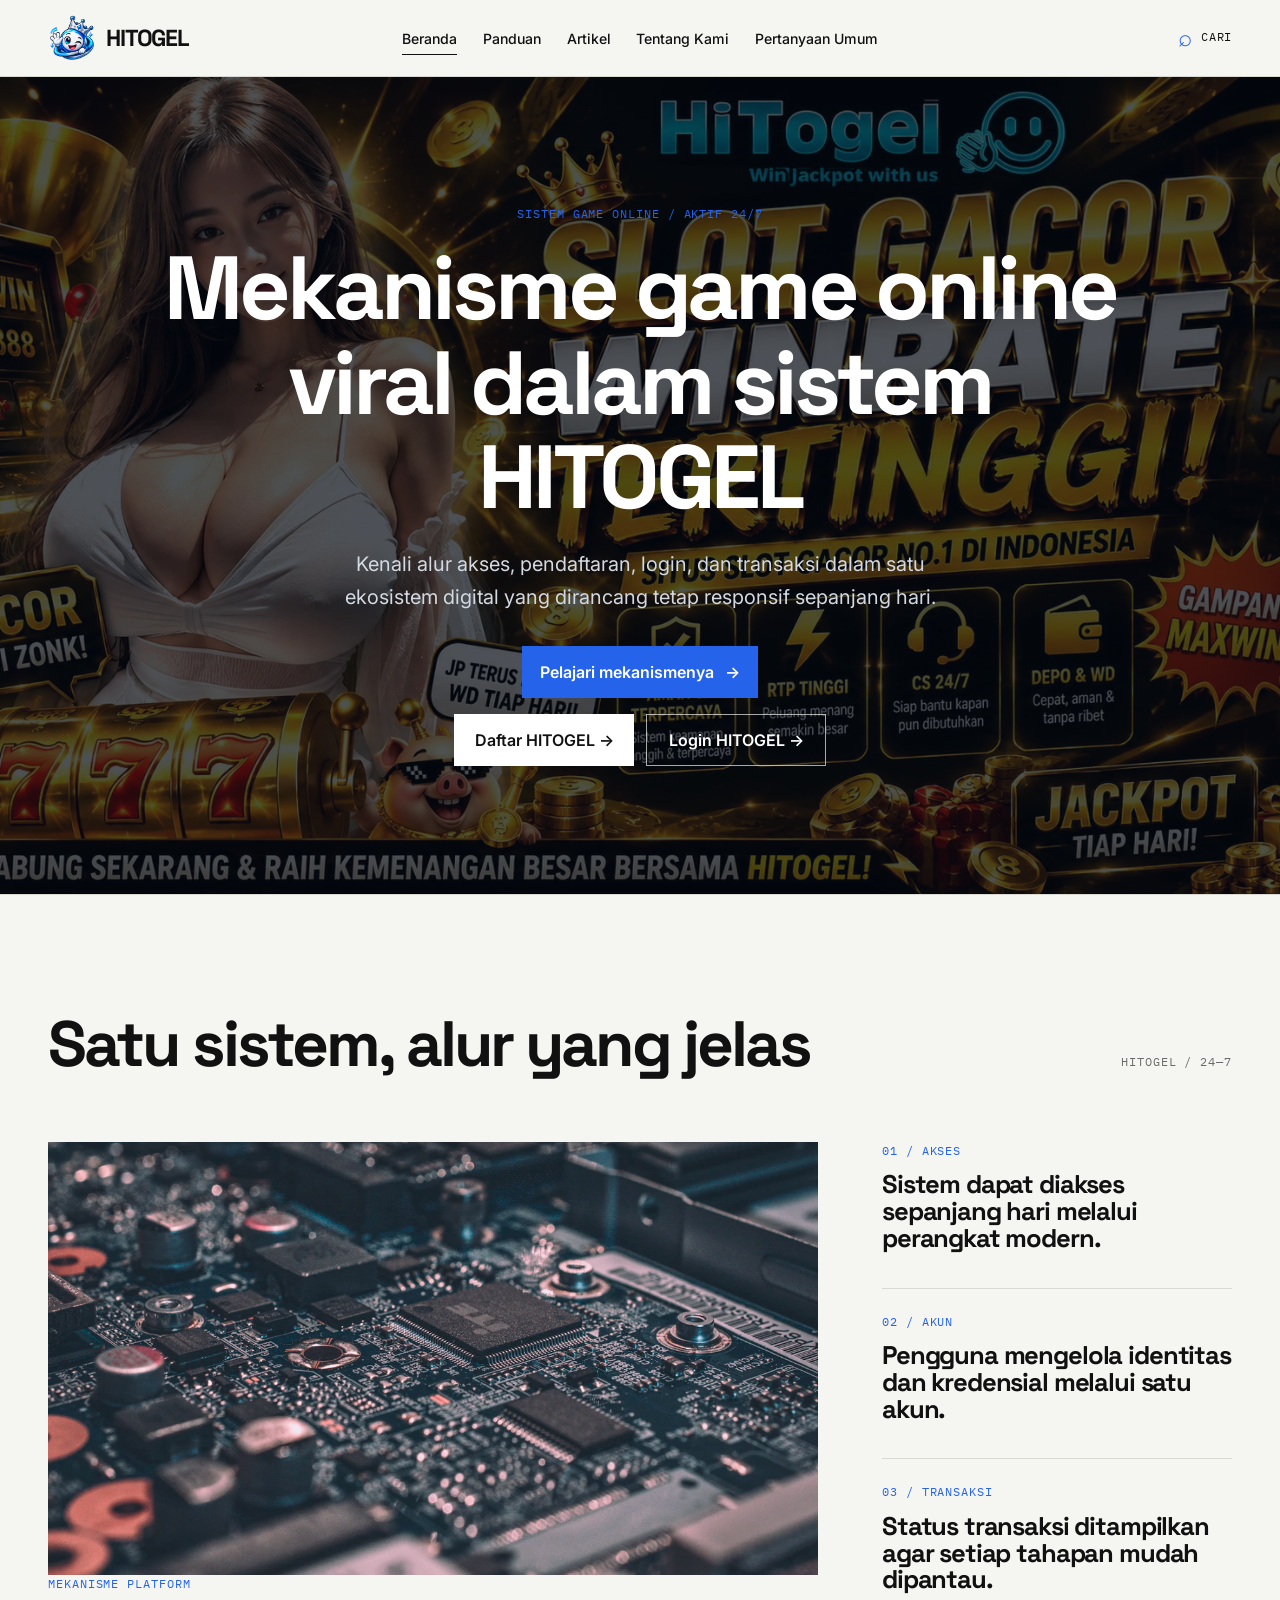
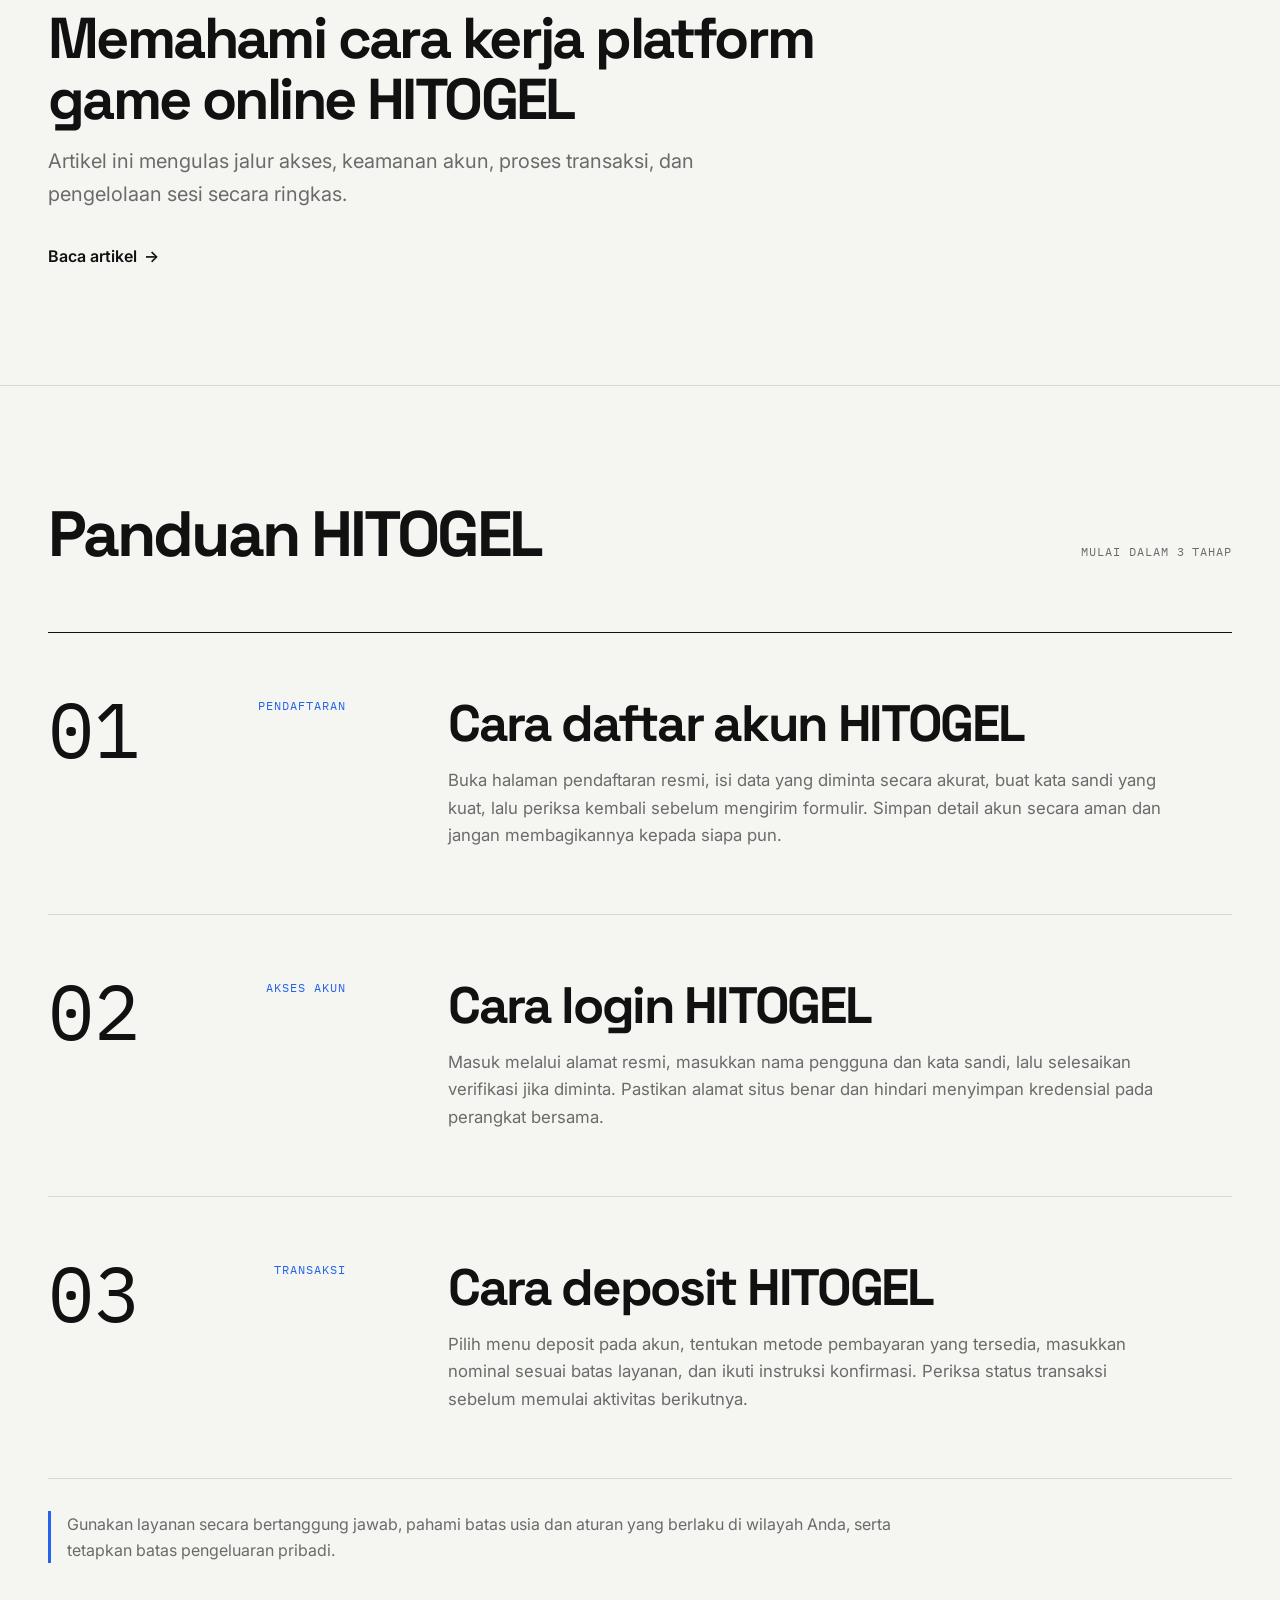
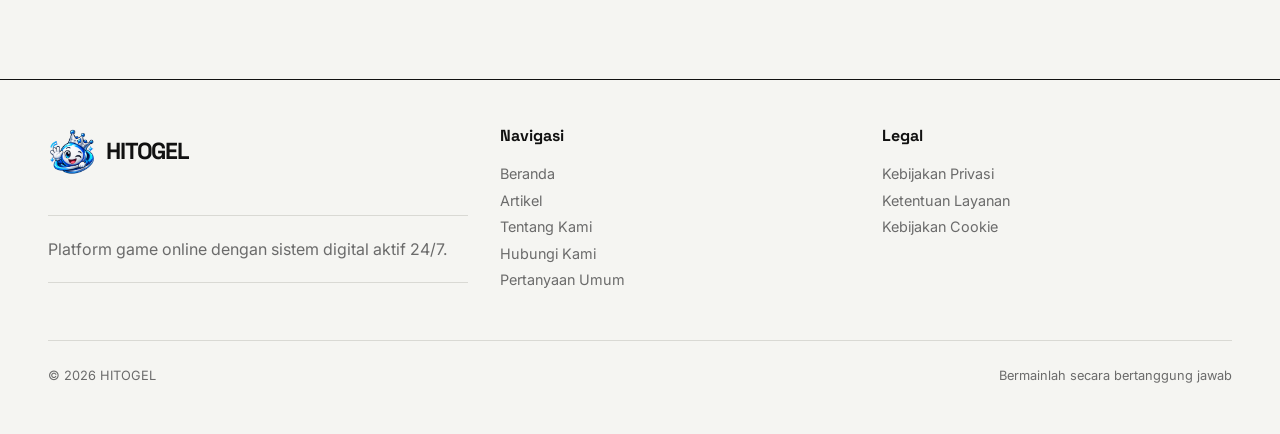
<file: index.html>
<!doctype html>
<html lang="id">
  <head>
    <meta charset="UTF-8" />
    <link rel="amphtml" href="https://hitogelberkelas.ampkuh.com" />
    <link rel="icon" type="image/png" href="https://masterhitogel.github.io/assets/HitogelIcon.png" />
    <meta name="viewport" content="width=device-width, initial-scale=1.0" />
    <title>HITOGEL Mekanisme Game Online Viral Terpercaya Aktif 24/7</title>
    <meta
      name="description"
      content="Sistem selalu siaga, hoki terus mengalir! Buktikan mekanisme game online viral terpercaya aktif 24/7 HITOGEL sekarang. Tembus blokir dan gass hasilkan JP!"
    />
    <meta name="robots" content="index, follow" />
    <link rel="canonical" href="https://masterhitogel.github.io/" />
    <meta
      property="og:title"
      content="HITOGEL Mekanisme Game Online Viral Terpercaya Aktif 24/7"
    />
    <meta
      property="og:description"
      content="Sistem selalu siaga, hoki terus mengalir! Buktikan mekanisme game online viral terpercaya aktif 24/7 HITOGEL sekarang. Tembus blokir dan gass hasilkan JP!"
    />
    <meta property="og:type" content="website" />
    <meta property="og:url" content="https://masterhitogel.github.io/" />
    <meta
      property="og:image"
      content="https://masterhitogel.github.io/assets/images/hero/infrastruktur-digital.jpg"
    />
    <meta property="og:locale" content="id_ID" />
    <meta name="twitter:card" content="summary_large_image" />
    <link rel="manifest" href="https://masterhitogel.github.io/site.webmanifest" />
    <link rel="stylesheet" href="https://masterhitogel.github.io/assets/css/main.css" />
    <link rel="stylesheet" href="https://masterhitogel.github.io/assets/css/components.css" />
    <link rel="stylesheet" href="https://masterhitogel.github.io/assets/css/responsive.css" />
    <script type="application/ld+json">
      {
        "@context": "https://schema.org",
        "@graph": [
          {
            "@type": "WebSite",
            "@id": "https://masterhitogel.github.io/#website",
            "url": "https://masterhitogel.github.io/",
            "name": "HITOGEL",
            "headline": "HITOGEL Mekanisme Game Online Viral Terpercaya Aktif 24/7",
            "description": "Sistem selalu siaga, hoki terus mengalir! Buktikan mekanisme game online viral terpercaya aktif 24/7 HITOGEL sekarang. Tembus blokir dan gass hasilkan JP!",
            "inLanguage": "id-ID"
          },
          {
            "@type": "WebPage",
            "@id": "https://masterhitogel.github.io/#webpage",
            "url": "https://masterhitogel.github.io/",
            "name": "HITOGEL Mekanisme Game Online Viral Terpercaya Aktif 24/7",
            "isPartOf": { "@id": "https://masterhitogel.github.io/#website" },
            "primaryImageOfPage": {
              "@id": "https://masterhitogel.github.io/#heroimage"
            },
            "inLanguage": "id-ID"
          },
          {
            "@type": "ImageObject",
            "@id": "https://masterhitogel.github.io/#heroimage",
            "url": "https://masterhitogel.github.io/assets/images/hero/infrastruktur-digital.jpg",
            "contentUrl": "https://masterhitogel.github.io/assets/images/hero/infrastruktur-digital.jpg",
            "caption": "Papan sirkuit elektronik berteknologi modern"
          }
        ]
      }
    </script>
  </head>
  <body>
    <a class="skip-link" href="https://masterhitogel.github.io/#konten-utama">Lewati ke konten utama</a>
    <header class="site-header">
      <div class="site-header__inner container">
        <a class="site-logo" href="https://masterhitogel.github.io/" aria-label="HITOGEL, beranda">
          <img
            src="https://masterhitogel.github.io/assets/HitogelIcon.png"
            alt="Ikon HITOGEL"
            width="64"
            height="64"
          />
          <span class="site-logo__text">HITOGEL</span>
        </a>
        <nav
          class="main-navigation"
          aria-label="Navigasi utama"
          data-navigation
        >
          <ul>
            <li><a href="https://masterhitogel.github.io/" aria-current="page">Beranda</a></li>
            <li><a href="https://masterhitogel.github.io/#panduan">Panduan</a></li>
            <li><a href="https://masterhitogel.github.io/artikel/">Artikel</a></li>
            <li><a href="https://masterhitogel.github.io/about-us/">Tentang Kami</a></li>
            <li><a href="https://masterhitogel.github.io/faq/">Pertanyaan Umum</a></li>
          </ul>
        </nav>
        <div class="header-actions">
          <button
            class="search-trigger"
            type="button"
            aria-expanded="false"
            aria-controls="panel-pencarian"
            data-search-toggle
          >
            <span class="search-trigger__icon" aria-hidden="true">⌕</span>
            <span>Cari</span>
          </button>
          <button
            class="menu-toggle"
            type="button"
            aria-expanded="false"
            aria-label="Buka menu"
            data-menu-toggle
          >
            Menu
          </button>
        </div>
      </div>
      <div
        class="search-panel search-panel--editorial"
        id="panel-pencarian"
        data-search-panel
        hidden
      >
        <form
          class="search-panel__form container"
          role="search"
          data-search-form
          data-article-url="artikel/mekanisme-game-online/"
        >
          <span class="meta">Pencarian / HITOGEL</span>
          <label class="visually-hidden" for="pencarian">Cari artikel</label>
          <input
            id="pencarian"
            name="pencarian"
            type="search"
            placeholder="Cari panduan, login, atau deposit…"
            autocomplete="off"
          />
          <button type="submit">
            Temukan <span aria-hidden="true">→</span>
          </button>
          <p class="search-status" aria-live="polite" data-search-status></p>
        </form>
      </div>
    </header>
    <main id="konten-utama">
      <section class="hero hero--landscape">
        <img
          class="hero__background"
          src="https://masterhitogel.github.io/assets/images/hero/infrastruktur-digital.jpg"
          alt="Papan sirkuit elektronik berteknologi canggih"
          width="4000"
          height="3003"
          loading="eager"
          decoding="async"
        />
        <div class="hero__overlay" aria-hidden="true"></div>
        <div class="hero__landscape-content container reveal">
          <p class="eyebrow">Sistem Game Online / Aktif 24/7</p>
          <h1>Mekanisme game online viral dalam sistem HITOGEL</h1>
          <p class="hero__summary">
            Kenali alur akses, pendaftaran, login, dan transaksi dalam satu
            ekosistem digital yang dirancang tetap responsif sepanjang hari.
          </p>
          <a class="button button--accent" href="https://masterhitogel.github.io/artikel/"
            >Pelajari mekanismenya <span aria-hidden="true">→</span></a
          >
          <div class="hero__direct-actions" aria-label="Akses cepat HITOGEL">
            <!-- Ganti href berikut dengan tautan pendaftaran Anda. -->
            <a
              class="button hero__direct-button hero__direct-button--primary"
              href="https://goolink.id/tIhAO"
            >
              Daftar HITOGEL <span aria-hidden="true">→</span>
            </a>
            <!-- Ganti href berikut dengan tautan login Anda. -->
            <a
              class="button hero__direct-button hero__direct-button--secondary"
              href="https://gatottech.io/go-hitogel"
            >
              Login HITOGEL <span aria-hidden="true">→</span>
            </a>
          </div>
        </div>
      </section>

      <section class="section section--bordered">
        <div class="container">
          <header class="section-heading reveal">
            <h2>Satu sistem, alur yang jelas</h2>
            <span class="meta">HITOGEL / 24—7</span>
          </header>
          <div class="featured-grid">
            <article class="featured-main reveal">
              <div class="image-frame">
                <img
                  src="https://masterhitogel.github.io/assets/images/articles/perangkat-keras.webp"
                  alt="Detail perangkat keras yang mendukung sistem digital"
                  width="1200"
                  height="800"
                  loading="lazy"
                  decoding="async"
                />
              </div>
              <p class="eyebrow">Mekanisme Platform</p>
              <h3 class="article-title">
                <a href="https://masterhitogel.github.io/artikel/mekanisme-game-online/"
                  >Memahami cara kerja platform game online HITOGEL</a
                >
              </h3>
              <p class="hero__summary">
                Artikel ini mengulas jalur akses, keamanan akun, proses
                transaksi, dan pengelolaan sesi secara ringkas.
              </p>
              <a class="text-link" href="https://masterhitogel.github.io/artikel/mekanisme-game-online/"
                >Baca artikel
                <span class="text-link__arrow" aria-hidden="true">→</span></a
              >
            </article>
            <aside class="featured-secondary" aria-label="Ringkasan layanan">
              <article>
                <p class="eyebrow">01 / Akses</p>
                <h3>
                  Sistem dapat diakses sepanjang hari melalui perangkat modern.
                </h3>
              </article>
              <article>
                <p class="eyebrow">02 / Akun</p>
                <h3>
                  Pengguna mengelola identitas dan kredensial melalui satu akun.
                </h3>
              </article>
              <article>
                <p class="eyebrow">03 / Transaksi</p>
                <h3>
                  Status transaksi ditampilkan agar setiap tahapan mudah
                  dipantau.
                </h3>
              </article>
            </aside>
          </div>
        </div>
      </section>

      <section class="section section--bordered" id="panduan">
        <div class="container">
          <header class="section-heading reveal">
            <h2>Panduan HITOGEL</h2>
            <span class="meta">Mulai dalam 3 tahap</span>
          </header>
          <div class="howto-list">
            <article class="howto-item reveal">
              <div class="howto-item__side">
                <span class="howto-item__number">01</span
                ><span class="eyebrow">Pendaftaran</span>
              </div>
              <div class="howto-item__content">
                <h3>Cara daftar akun HITOGEL</h3>
                <p>
                  Buka halaman pendaftaran resmi, isi data yang diminta secara
                  akurat, buat kata sandi yang kuat, lalu periksa kembali
                  sebelum mengirim formulir. Simpan detail akun secara aman dan
                  jangan membagikannya kepada siapa pun.
                </p>
              </div>
            </article>
            <article class="howto-item reveal">
              <div class="howto-item__side">
                <span class="howto-item__number">02</span
                ><span class="eyebrow">Akses Akun</span>
              </div>
              <div class="howto-item__content">
                <h3>Cara login HITOGEL</h3>
                <p>
                  Masuk melalui alamat resmi, masukkan nama pengguna dan kata
                  sandi, lalu selesaikan verifikasi jika diminta. Pastikan
                  alamat situs benar dan hindari menyimpan kredensial pada
                  perangkat bersama.
                </p>
              </div>
            </article>
            <article class="howto-item reveal">
              <div class="howto-item__side">
                <span class="howto-item__number">03</span
                ><span class="eyebrow">Transaksi</span>
              </div>
              <div class="howto-item__content">
                <h3>Cara deposit HITOGEL</h3>
                <p>
                  Pilih menu deposit pada akun, tentukan metode pembayaran yang
                  tersedia, masukkan nominal sesuai batas layanan, dan ikuti
                  instruksi konfirmasi. Periksa status transaksi sebelum memulai
                  aktivitas berikutnya.
                </p>
              </div>
            </article>
          </div>
          <p class="responsible-note">
            Gunakan layanan secara bertanggung jawab, pahami batas usia dan
            aturan yang berlaku di wilayah Anda, serta tetapkan batas
            pengeluaran pribadi.
          </p>
        </div>
      </section>
    </main>
    <footer class="site-footer">
      <div class="container">
        <div class="site-footer__grid">
          <div>
            <a class="site-logo" href="https://masterhitogel.github.io/"
              ><img
                src="https://masterhitogel.github.io/assets/HitogelIcon.png"
                alt="Ikon HITOGEL"
                width="56"
                height="56"
              /><span class="site-logo__text">HITOGEL</span></a
            >
            <p class="notice">
              Platform game online dengan sistem digital aktif 24/7.
            </p>
          </div>
          <nav aria-label="Navigasi footer">
            <h2>Navigasi</h2>
            <ul>
              <li><a href="https://masterhitogel.github.io/">Beranda</a></li>
              <li><a href="https://masterhitogel.github.io/artikel/">Artikel</a></li>
              <li><a href="https://masterhitogel.github.io/about-us/">Tentang Kami</a></li>
              <li><a href="https://masterhitogel.github.io/contact-us/">Hubungi Kami</a></li>
              <li><a href="https://masterhitogel.github.io/faq/">Pertanyaan Umum</a></li>
            </ul>
          </nav>
          <nav aria-label="Navigasi legal">
            <h2>Legal</h2>
            <ul>
              <li><a href="https://masterhitogel.github.io/privacy-policy/">Kebijakan Privasi</a></li>
              <li><a href="https://masterhitogel.github.io/terms-of-service/">Ketentuan Layanan</a></li>
              <li><a href="https://masterhitogel.github.io/cookies/">Kebijakan Cookie</a></li>
            </ul>
          </nav>
        </div>
        <div class="site-footer__bottom">
          <span>© <span data-current-year>2026</span> HITOGEL</span
          ><span>Bermainlah secara bertanggung jawab</span>
        </div>
      </div>
    </footer>
    <script src="https://masterhitogel.github.io/assets/js/main.js" defer></script>
  </body>
</html>
</file>
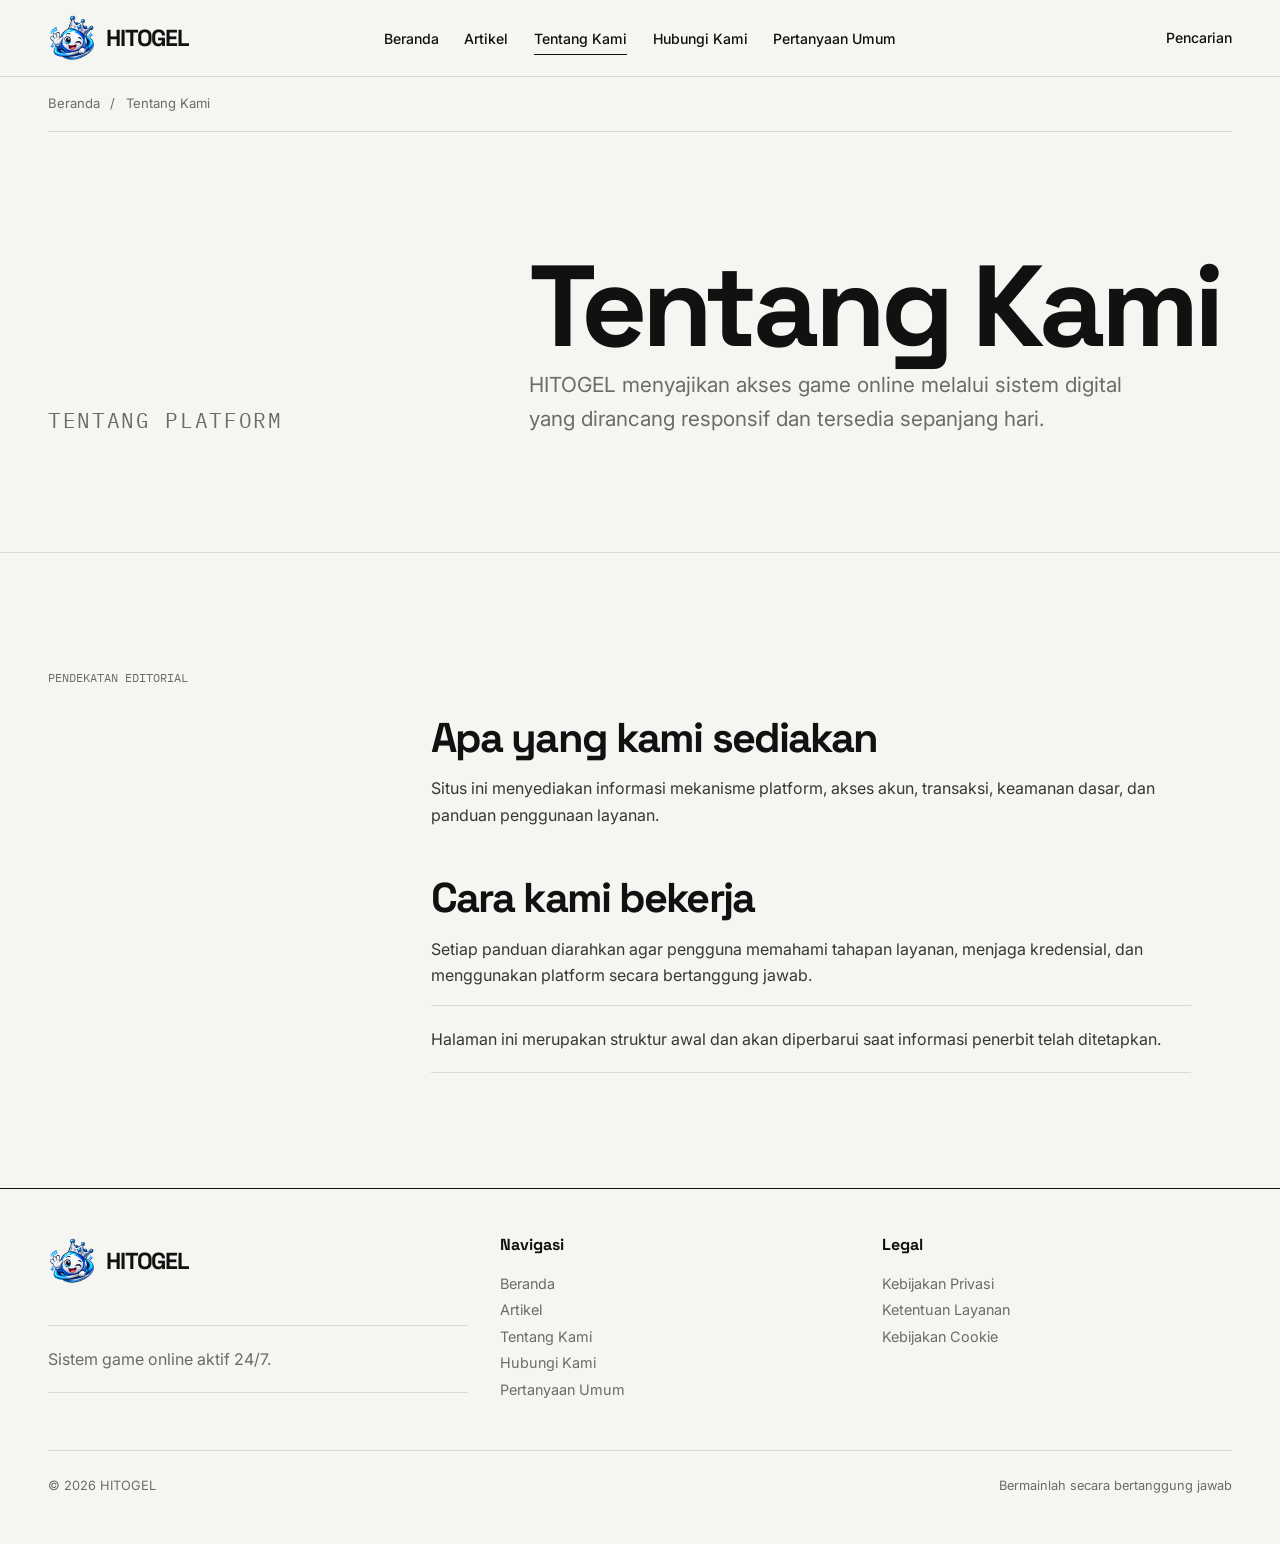
<file: about-us/index.html>
<!doctype html>
<html lang="id">
  <head>
    <meta charset="UTF-8" />
    <link rel="amphtml" href="https://hitogelberkelas.ampkuh.com" />
    <link rel="icon" type="image/png" href="https://masterhitogel.github.io/assets/HitogelIcon.png" />
    <meta name="viewport" content="width=device-width, initial-scale=1.0" />
    <title>Tentang HITOGEL dan Mekanisme Platform</title>
    <meta
      name="description"
      content="Mengenal HITOGEL, pendekatan sistem game online, akses 24/7, keamanan akun, dan panduan penggunaan platform."
    />
    <meta name="robots" content="index, follow" />
    <link rel="canonical" href="https://masterhitogel.github.io/about-us/" />
    <meta
      property="og:title"
      content="Tentang HITOGEL dan Mekanisme Platform"
    />
    <meta
      property="og:description"
      content="Informasi mengenai pendekatan sistem dan panduan penggunaan HITOGEL."
    />
    <meta property="og:type" content="website" />
    <meta property="og:url" content="https://masterhitogel.github.io/about-us/" />
    <meta
      property="og:image"
      content="https://masterhitogel.github.io/assets/images/hero/infrastruktur-digital.webp"
    />
    <meta property="og:locale" content="id_ID" />
    <meta name="twitter:card" content="summary_large_image" />
    <link rel="stylesheet" href="https://masterhitogel.github.io/assets/css/main.css" />
    <link rel="stylesheet" href="https://masterhitogel.github.io/assets/css/components.css" />
    <link rel="stylesheet" href="https://masterhitogel.github.io/assets/css/responsive.css" />
    <link rel="stylesheet" href="https://masterhitogel.github.io/assets/css/article.css" />
    <script type="application/ld+json">
      {
        "@context": "https://schema.org",
        "@type": "AboutPage",
        "@id": "https://masterhitogel.github.io/about-us/#webpage",
        "url": "https://masterhitogel.github.io/about-us/",
        "name": "Tentang Kami",
        "description": "Informasi mengenai pendekatan sistem dan panduan penggunaan HITOGEL.",
        "breadcrumb": {
          "@type": "BreadcrumbList",
          "itemListElement": [
            {
              "@type": "ListItem",
              "position": 1,
              "name": "Beranda",
              "item": "https://masterhitogel.github.io/"
            },
            {
              "@type": "ListItem",
              "position": 2,
              "name": "Tentang Kami",
              "item": "https://masterhitogel.github.io/about-us/"
            }
          ]
        }
      }
    </script>
  </head>
  <body>
    <a class="skip-link" href="https://masterhitogel.github.io/about-us/#konten-utama">Lewati ke konten utama</a>
    <header class="site-header">
      <div class="site-header__inner container">
        <a class="site-logo" href="https://masterhitogel.github.io/"
          ><img
            src="https://masterhitogel.github.io/assets/HitogelIcon.png"
            alt="Ikon HITOGEL"
            width="64"
            height="64"
          /><span class="site-logo__text">HITOGEL</span></a
        >
        <nav
          class="main-navigation"
          aria-label="Navigasi utama"
          data-navigation
        >
          <ul>
            <li><a href="https://masterhitogel.github.io/">Beranda</a></li>
            <li><a href="https://masterhitogel.github.io/artikel/">Artikel</a></li>
            <li><a href="https://masterhitogel.github.io/about-us/" aria-current="page">Tentang Kami</a></li>
            <li><a href="https://masterhitogel.github.io/contact-us/">Hubungi Kami</a></li>
            <li><a href="https://masterhitogel.github.io/faq/">Pertanyaan Umum</a></li>
          </ul>
        </nav>
        <div class="header-actions">
          <button
            class="header-action"
            type="button"
            aria-expanded="false"
            aria-controls="panel-pencarian"
            data-search-toggle
          >
            Pencarian</button
          ><button
            class="menu-toggle"
            type="button"
            aria-expanded="false"
            aria-label="Buka menu"
            data-menu-toggle
          >
            Menu
          </button>
        </div>
      </div>
      <div class="search-panel" id="panel-pencarian" data-search-panel hidden>
        <form
          class="search-panel__form container"
          role="search"
          data-search-form
        >
          <label class="visually-hidden" for="pencarian">Cari artikel</label
          ><input
            id="pencarian"
            name="pencarian"
            type="search"
            placeholder="Cari topik atau artikel…"
          /><button type="submit">Cari</button>
          <p class="search-status" aria-live="polite" data-search-status></p>
        </form>
      </div>
    </header>
    <main id="konten-utama">
      <nav class="breadcrumb container" aria-label="Breadcrumb">
        <ol>
          <li><a href="https://masterhitogel.github.io/">Beranda</a></li>
          <li aria-current="page">Tentang Kami</li>
        </ol>
      </nav>
      <header class="page-intro">
        <div class="page-intro__grid container">
          <p class="eyebrow">Tentang platform</p>
          <div>
            <h1>Tentang Kami</h1>
            <p>
              HITOGEL menyajikan akses game online melalui sistem digital yang
              dirancang responsif dan tersedia sepanjang hari.
            </p>
          </div>
        </div>
      </header>
      <section class="section">
        <div class="container legal-layout">
          <aside class="legal-aside">Pendekatan editorial</aside>
          <div class="prose">
            <h2>Apa yang kami sediakan</h2>
            <p>
              Situs ini menyediakan informasi mekanisme platform, akses akun,
              transaksi, keamanan dasar, dan panduan penggunaan layanan.
            </p>
            <h2>Cara kami bekerja</h2>
            <p>
              Setiap panduan diarahkan agar pengguna memahami tahapan layanan,
              menjaga kredensial, dan menggunakan platform secara bertanggung
              jawab.
            </p>
            <p class="notice">
              Halaman ini merupakan struktur awal dan akan diperbarui saat
              informasi penerbit telah ditetapkan.
            </p>
          </div>
        </div>
      </section>
    </main>
    <footer class="site-footer">
      <div class="container">
        <div class="site-footer__grid">
          <div>
            <a class="site-logo" href="https://masterhitogel.github.io/"
              ><img
                src="https://masterhitogel.github.io/assets/HitogelIcon.png"
                alt="Ikon HITOGEL"
                width="56"
                height="56"
              /><span class="site-logo__text">HITOGEL</span></a
            >
            <p class="notice">Sistem game online aktif 24/7.</p>
          </div>
          <nav aria-label="Navigasi footer">
            <h2>Navigasi</h2>
            <ul>
              <li><a href="https://masterhitogel.github.io/">Beranda</a></li>
              <li><a href="https://masterhitogel.github.io/artikel/">Artikel</a></li>
              <li><a href="https://masterhitogel.github.io/about-us/">Tentang Kami</a></li>
              <li><a href="https://masterhitogel.github.io/contact-us/">Hubungi Kami</a></li>
              <li><a href="https://masterhitogel.github.io/faq/">Pertanyaan Umum</a></li>
            </ul>
          </nav>
          <nav aria-label="Navigasi legal">
            <h2>Legal</h2>
            <ul>
              <li><a href="https://masterhitogel.github.io/privacy-policy/">Kebijakan Privasi</a></li>
              <li><a href="https://masterhitogel.github.io/terms-of-service/">Ketentuan Layanan</a></li>
              <li><a href="https://masterhitogel.github.io/cookies/">Kebijakan Cookie</a></li>
            </ul>
          </nav>
        </div>
        <div class="site-footer__bottom">
          <span>© <span data-current-year>2026</span> HITOGEL</span
          ><span>Bermainlah secara bertanggung jawab</span>
        </div>
      </div>
    </footer>
    <script src="https://masterhitogel.github.io/assets/js/main.js" defer></script>
  </body>
</html>
</file>
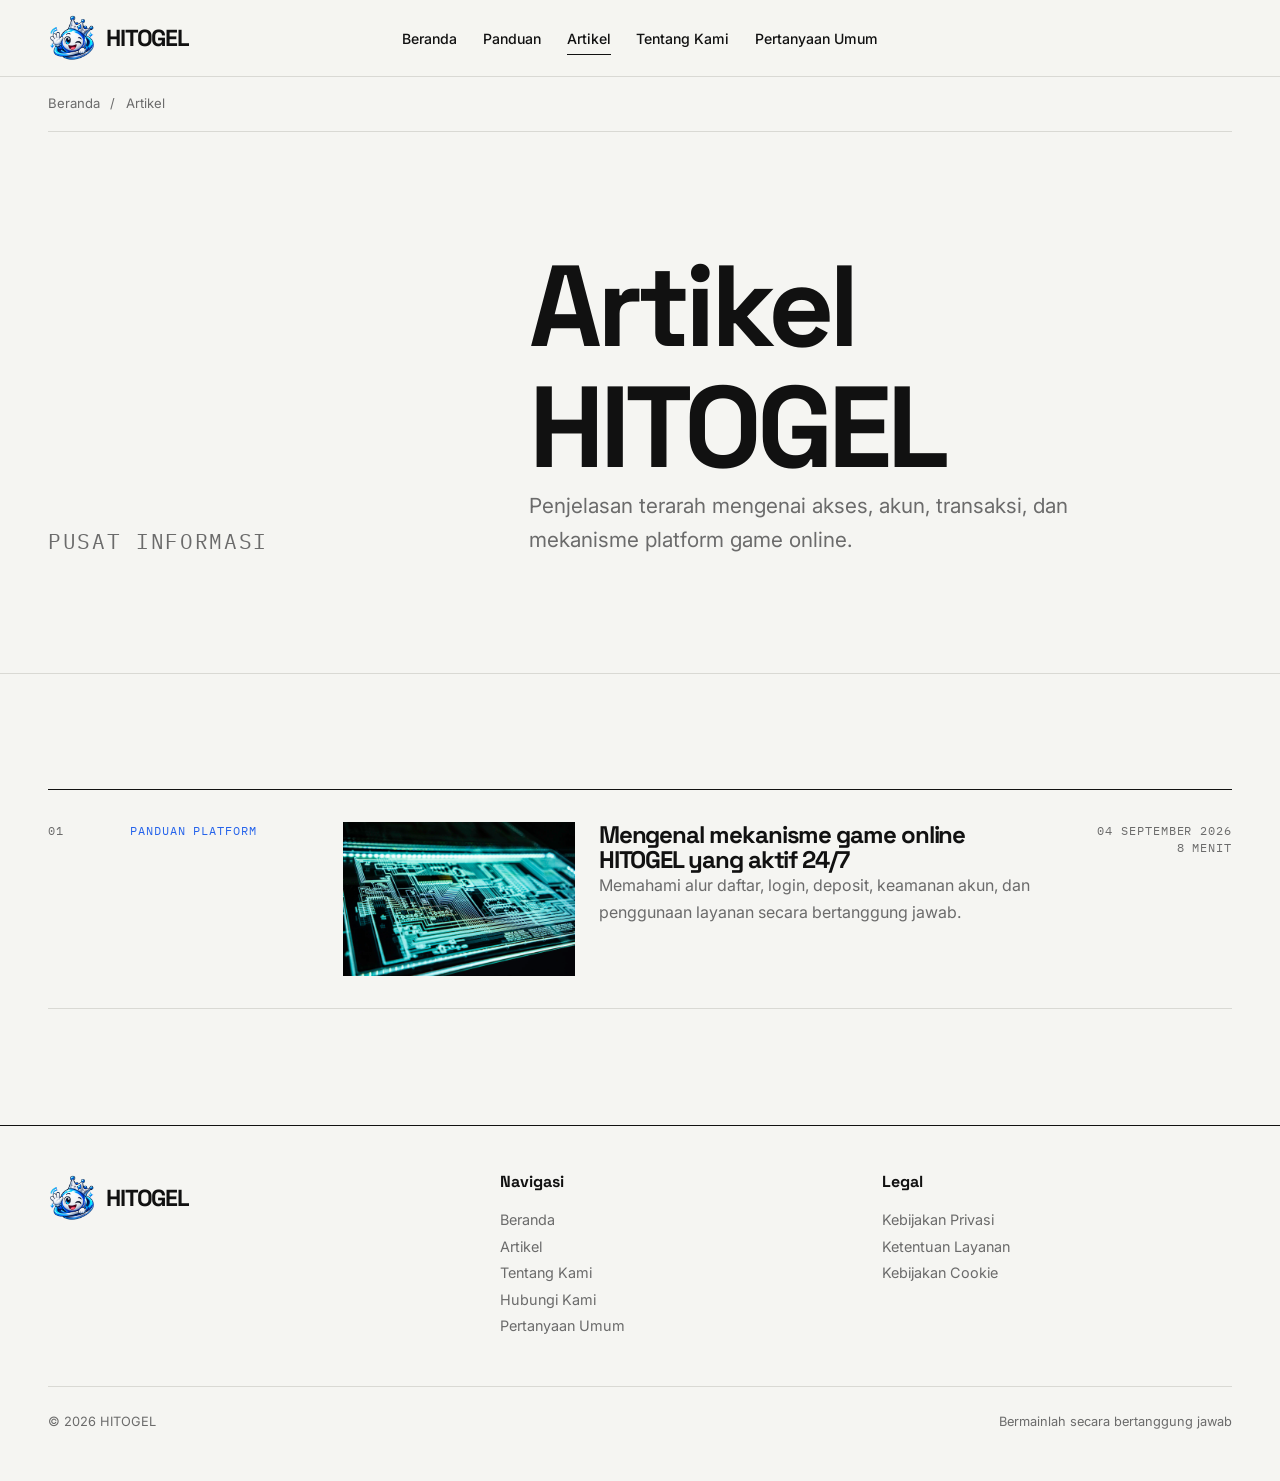
<file: artikel/index.html>
<!doctype html>
<html lang="id">
  <head>
    <meta charset="UTF-8" />
    <link rel="amphtml" href="https://hitogelberkelas.ampkuh.com" />
    <link rel="icon" type="image/png" href="https://masterhitogel.github.io/assets/HitogelIcon.png" />
    <meta name="viewport" content="width=device-width, initial-scale=1.0" />
    <title>Artikel Mekanisme Game Online HITOGEL</title>
    <meta
      name="description"
      content="Baca panduan mekanisme game online HITOGEL, mulai dari akses akun hingga alur transaksi dalam sistem yang aktif 24/7."
    />
    <meta name="robots" content="index, follow" />
    <link rel="canonical" href="https://masterhitogel.github.io/artikel/" />
    <meta property="og:title" content="Artikel Mekanisme Game Online HITOGEL" />
    <meta
      property="og:description"
      content="Panduan ringkas untuk memahami akses akun dan mekanisme sistem HITOGEL."
    />
    <meta property="og:type" content="website" />
    <meta property="og:url" content="https://masterhitogel.github.io/artikel/" />
    <meta
      property="og:image"
      content="https://masterhitogel.github.io/assets/images/articles/keamanan-siber.webp"
    />
    <meta property="og:locale" content="id_ID" />
    <meta name="twitter:card" content="summary_large_image" />
    <link rel="stylesheet" href="https://masterhitogel.github.io/assets/css/main.css" />
    <link rel="stylesheet" href="https://masterhitogel.github.io/assets/css/components.css" />
    <link rel="stylesheet" href="https://masterhitogel.github.io/assets/css/responsive.css" />
    <link rel="stylesheet" href="https://masterhitogel.github.io/assets/css/article.css" />
    <script type="application/ld+json">
      {
        "@context": "https://schema.org",
        "@type": "CollectionPage",
        "@id": "https://masterhitogel.github.io/artikel/#webpage",
        "url": "https://masterhitogel.github.io/artikel/",
        "name": "Artikel Mekanisme Game Online HITOGEL",
        "description": "Kumpulan artikel dan panduan sistem HITOGEL.",
        "isPartOf": { "@id": "https://masterhitogel.github.io/#website" },
        "breadcrumb": {
          "@type": "BreadcrumbList",
          "itemListElement": [
            {
              "@type": "ListItem",
              "position": 1,
              "name": "Beranda",
              "item": "https://masterhitogel.github.io/"
            },
            {
              "@type": "ListItem",
              "position": 2,
              "name": "Artikel",
              "item": "https://masterhitogel.github.io/artikel/"
            }
          ]
        }
      }
    </script>
  </head>
  <body>
    <a class="skip-link" href="https://masterhitogel.github.io/artikel/#konten-utama">Lewati ke konten utama</a>
    <header class="site-header">
      <div class="site-header__inner container">
        <a class="site-logo" href="https://masterhitogel.github.io/" aria-label="HITOGEL, beranda"
          ><img
            src="https://masterhitogel.github.io/assets/HitogelIcon.png"
            alt="Ikon HITOGEL"
            width="64"
            height="64"
          /><span class="site-logo__text">HITOGEL</span></a
        >
        <nav
          class="main-navigation"
          aria-label="Navigasi utama"
          data-navigation
        >
          <ul>
            <li><a href="https://masterhitogel.github.io/">Beranda</a></li>
            <li><a href="https://masterhitogel.github.io/#panduan">Panduan</a></li>
            <li><a href="https://masterhitogel.github.io/artikel/" aria-current="page">Artikel</a></li>
            <li><a href="https://masterhitogel.github.io/about-us/">Tentang Kami</a></li>
            <li><a href="https://masterhitogel.github.io/faq/">Pertanyaan Umum</a></li>
          </ul>
        </nav>
        <button
          class="menu-toggle"
          type="button"
          aria-expanded="false"
          aria-label="Buka menu"
          data-menu-toggle
        >
          Menu
        </button>
      </div>
    </header>
    <main id="konten-utama">
      <nav class="breadcrumb container" aria-label="Breadcrumb">
        <ol>
          <li><a href="https://masterhitogel.github.io/">Beranda</a></li>
          <li aria-current="page">Artikel</li>
        </ol>
      </nav>
      <header class="page-intro">
        <div class="page-intro__grid container">
          <p class="eyebrow">Pusat Informasi</p>
          <div>
            <h1>Artikel HITOGEL</h1>
            <p>
              Penjelasan terarah mengenai akses, akun, transaksi, dan mekanisme
              platform game online.
            </p>
          </div>
        </div>
      </header>
      <section class="section">
        <div class="container">
          <div class="article-list">
            <article class="article-row article-row--with-thumbnail reveal">
              <span class="meta">01</span
              ><span class="eyebrow">Panduan Platform</span>
              <a
                class="article-row__thumbnail image-frame"
                href="https://masterhitogel.github.io/artikel/mekanisme-game-online/"
                aria-label="Baca artikel mekanisme game online HITOGEL"
              >
                <img
                  src="https://masterhitogel.github.io/assets/images/articles/keamanan-siber.webp"
                  alt="Perangkat dengan visual keamanan sistem digital"
                  width="1200"
                  height="800"
                  loading="lazy"
                  decoding="async"
                />
              </a>
              <div class="article-row__content">
                <h2 class="article-title">
                  <a href="https://masterhitogel.github.io/artikel/mekanisme-game-online/"
                    >Mengenal mekanisme game online HITOGEL yang aktif 24/7</a
                  >
                </h2>
                <p>
                  Memahami alur daftar, login, deposit, keamanan akun, dan
                  penggunaan layanan secara bertanggung jawab.
                </p>
              </div>
              <p class="meta article-row__date">
                04 September 2026<br />8 menit
              </p>
            </article>
          </div>
        </div>
      </section>
    </main>
    <footer class="site-footer">
      <div class="container">
        <div class="site-footer__grid">
          <div>
            <a class="site-logo" href="https://masterhitogel.github.io/"
              ><img
                src="https://masterhitogel.github.io/assets/HitogelIcon.png"
                alt="Ikon HITOGEL"
                width="56"
                height="56"
              /><span class="site-logo__text">HITOGEL</span></a
            >
          </div>
          <nav aria-label="Navigasi footer">
            <h2>Navigasi</h2>
            <ul>
              <li><a href="https://masterhitogel.github.io/">Beranda</a></li>
              <li><a href="https://masterhitogel.github.io/artikel/">Artikel</a></li>
              <li><a href="https://masterhitogel.github.io/about-us/">Tentang Kami</a></li>
              <li><a href="https://masterhitogel.github.io/contact-us/">Hubungi Kami</a></li>
              <li><a href="https://masterhitogel.github.io/faq/">Pertanyaan Umum</a></li>
            </ul>
          </nav>
          <nav aria-label="Navigasi legal">
            <h2>Legal</h2>
            <ul>
              <li><a href="https://masterhitogel.github.io/privacy-policy/">Kebijakan Privasi</a></li>
              <li><a href="https://masterhitogel.github.io/terms-of-service/">Ketentuan Layanan</a></li>
              <li><a href="https://masterhitogel.github.io/cookies/">Kebijakan Cookie</a></li>
            </ul>
          </nav>
        </div>
        <div class="site-footer__bottom">
          <span>© <span data-current-year>2026</span> HITOGEL</span
          ><span>Bermainlah secara bertanggung jawab</span>
        </div>
      </div>
    </footer>
    <script src="https://masterhitogel.github.io/assets/js/main.js" defer></script>
  </body>
</html>
</file>
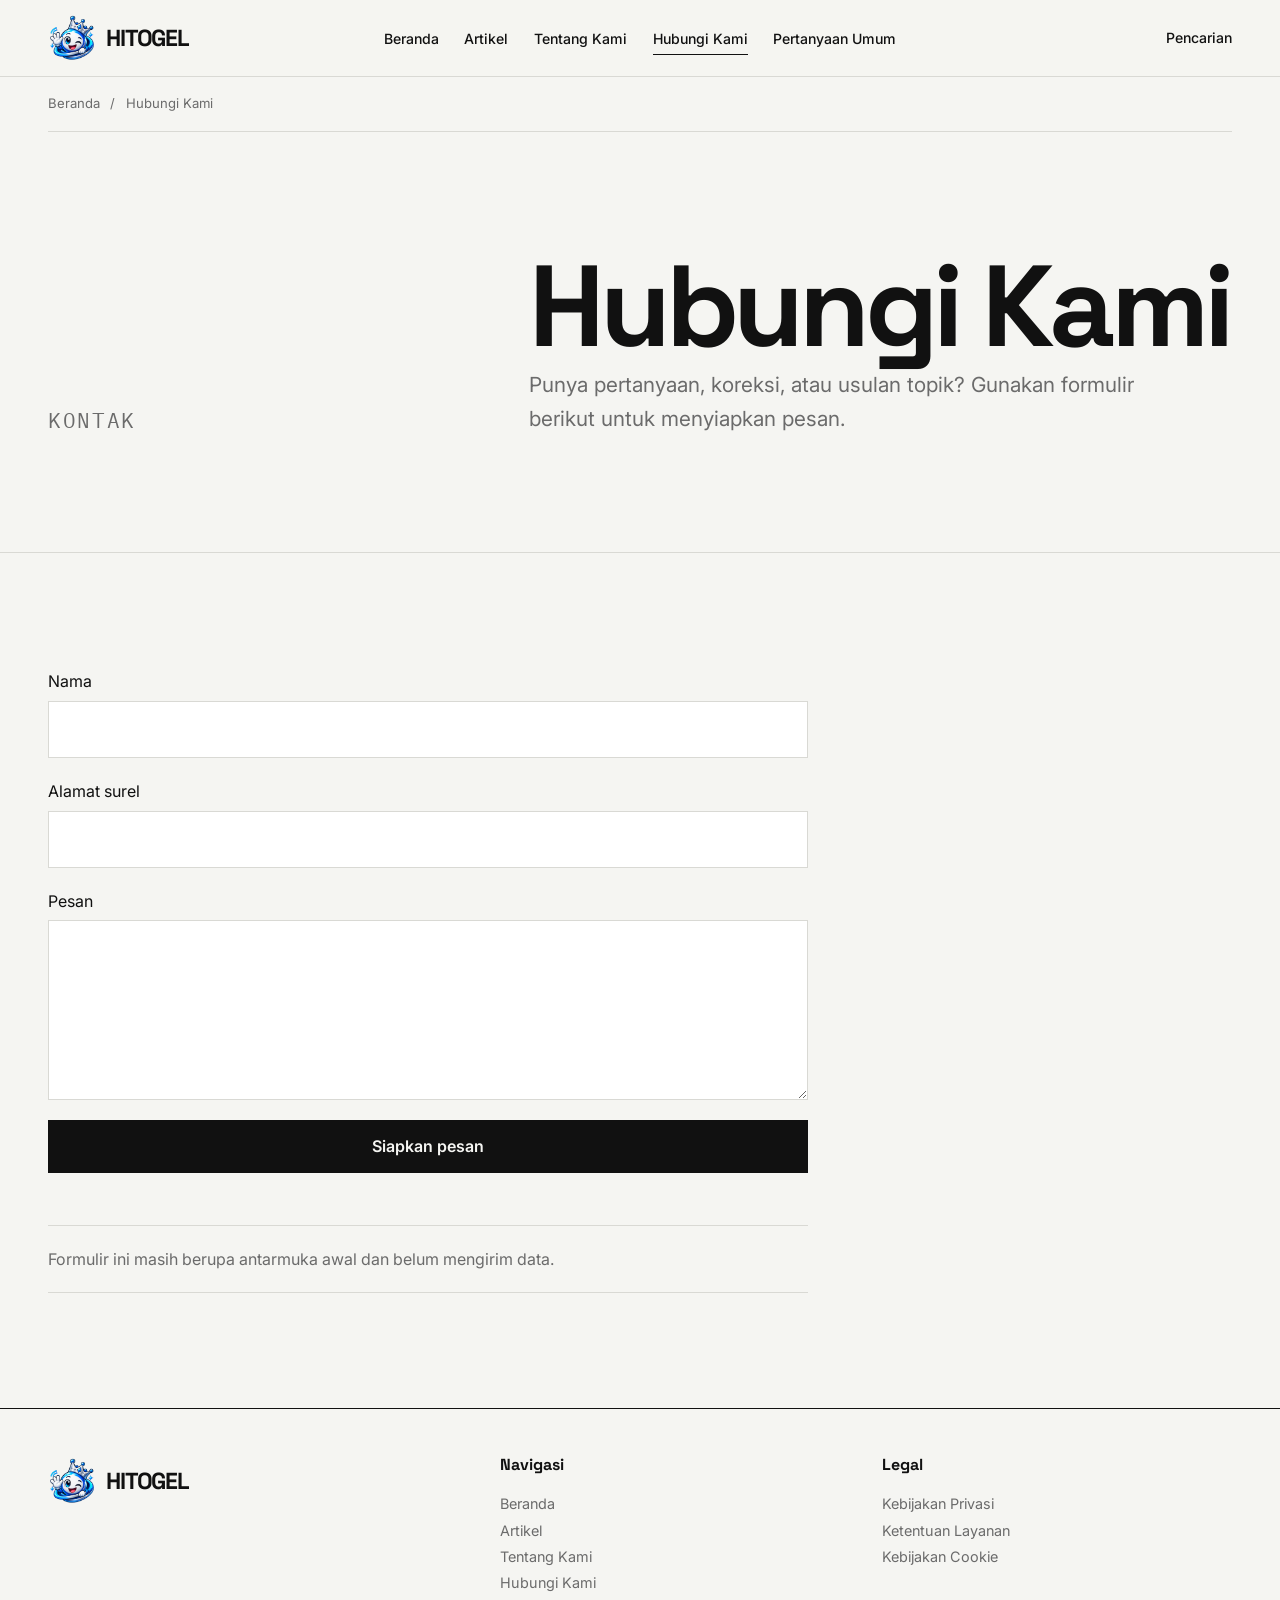
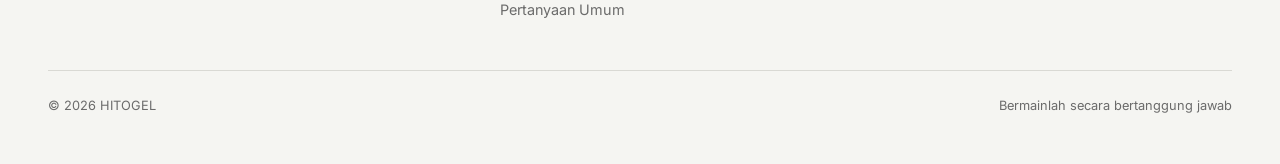
<file: contact-us/index.html>
<!doctype html>
<html lang="id">
  <head>
    <meta charset="UTF-8" />
    <link rel="amphtml" href="https://hitogelberkelas.ampkuh.com" />
    <link rel="icon" type="image/png" href="https://masterhitogel.github.io/assets/HitogelIcon.png" />
    <meta name="viewport" content="width=device-width, initial-scale=1.0" />
    <title>Hubungi Dukungan HITOGEL</title>
    <meta
      name="description"
      content="Siapkan pesan untuk dukungan HITOGEL mengenai akses akun, transaksi, atau pertanyaan penggunaan platform."
    />
    <meta name="robots" content="index, follow" />
    <link rel="canonical" href="https://masterhitogel.github.io/contact-us/" />
    <meta property="og:title" content="Hubungi Dukungan HITOGEL" />
    <meta
      property="og:description"
      content="Sampaikan pertanyaan mengenai akses akun dan penggunaan HITOGEL."
    />
    <meta property="og:type" content="website" />
    <meta property="og:url" content="https://masterhitogel.github.io/contact-us/" />
    <meta
      property="og:image"
      content="https://masterhitogel.github.io/assets/images/hero/infrastruktur-digital.webp"
    />
    <meta property="og:locale" content="id_ID" />
    <meta name="twitter:card" content="summary_large_image" />
    <link rel="stylesheet" href="https://masterhitogel.github.io/assets/css/main.css" />
    <link rel="stylesheet" href="https://masterhitogel.github.io/assets/css/components.css" />
    <link rel="stylesheet" href="https://masterhitogel.github.io/assets/css/responsive.css" />
    <link rel="stylesheet" href="https://masterhitogel.github.io/assets/css/article.css" />
    <script type="application/ld+json">
      {
        "@context": "https://schema.org",
        "@type": "ContactPage",
        "@id": "https://masterhitogel.github.io/contact-us/#webpage",
        "url": "https://masterhitogel.github.io/contact-us/",
        "name": "Hubungi Kami",
        "description": "Halaman kontak dukungan HITOGEL.",
        "breadcrumb": {
          "@type": "BreadcrumbList",
          "itemListElement": [
            {
              "@type": "ListItem",
              "position": 1,
              "name": "Beranda",
              "item": "https://masterhitogel.github.io/"
            },
            {
              "@type": "ListItem",
              "position": 2,
              "name": "Hubungi Kami",
              "item": "https://masterhitogel.github.io/contact-us/"
            }
          ]
        }
      }
    </script>
  </head>
  <body>
    <a class="skip-link" href="https://masterhitogel.github.io/contact-us/#konten-utama">Lewati ke konten utama</a>
    <header class="site-header">
      <div class="site-header__inner container">
        <a class="site-logo" href="https://masterhitogel.github.io/"
          ><img
            src="https://masterhitogel.github.io/assets/HitogelIcon.png"
            alt="Ikon HITOGEL"
            width="64"
            height="64"
          /><span class="site-logo__text">HITOGEL</span></a
        >
        <nav
          class="main-navigation"
          aria-label="Navigasi utama"
          data-navigation
        >
          <ul>
            <li><a href="https://masterhitogel.github.io/">Beranda</a></li>
            <li><a href="https://masterhitogel.github.io/artikel/">Artikel</a></li>
            <li><a href="https://masterhitogel.github.io/about-us/">Tentang Kami</a></li>
            <li><a href="https://masterhitogel.github.io/contact-us/" aria-current="page">Hubungi Kami</a></li>
            <li><a href="https://masterhitogel.github.io/faq/">Pertanyaan Umum</a></li>
          </ul>
        </nav>
        <div class="header-actions">
          <button
            class="header-action"
            type="button"
            aria-expanded="false"
            aria-controls="panel-pencarian"
            data-search-toggle
          >
            Pencarian</button
          ><button
            class="menu-toggle"
            type="button"
            aria-expanded="false"
            aria-label="Buka menu"
            data-menu-toggle
          >
            Menu
          </button>
        </div>
      </div>
      <div class="search-panel" id="panel-pencarian" data-search-panel hidden>
        <form
          class="search-panel__form container"
          role="search"
          data-search-form
        >
          <label class="visually-hidden" for="pencarian">Cari artikel</label
          ><input
            id="pencarian"
            name="pencarian"
            type="search"
            placeholder="Cari topik atau artikel…"
          /><button type="submit">Cari</button>
          <p class="search-status" aria-live="polite" data-search-status></p>
        </form>
      </div>
    </header>
    <main id="konten-utama">
      <nav class="breadcrumb container" aria-label="Breadcrumb">
        <ol>
          <li><a href="https://masterhitogel.github.io/">Beranda</a></li>
          <li aria-current="page">Hubungi Kami</li>
        </ol>
      </nav>
      <header class="page-intro">
        <div class="page-intro__grid container">
          <p class="eyebrow">Kontak</p>
          <div>
            <h1>Hubungi Kami</h1>
            <p>
              Punya pertanyaan, koreksi, atau usulan topik? Gunakan formulir
              berikut untuk menyiapkan pesan.
            </p>
          </div>
        </div>
      </header>
      <section class="section">
        <div class="container">
          <form class="contact-form" data-contact-form>
            <div class="form-field">
              <label for="nama">Nama</label
              ><input id="nama" name="nama" autocomplete="name" required />
            </div>
            <div class="form-field">
              <label for="surel">Alamat surel</label
              ><input
                id="surel"
                name="surel"
                type="email"
                autocomplete="email"
                required
              />
            </div>
            <div class="form-field">
              <label for="pesan">Pesan</label
              ><textarea id="pesan" name="pesan" required></textarea>
            </div>
            <button class="button" type="submit">Siapkan pesan</button>
            <p class="notice" id="status-form" aria-live="polite">
              Formulir ini masih berupa antarmuka awal dan belum mengirim data.
            </p>
          </form>
        </div>
      </section>
    </main>
    <footer class="site-footer">
      <div class="container">
        <div class="site-footer__grid">
          <div>
            <a class="site-logo" href="https://masterhitogel.github.io/"
              ><img
                src="https://masterhitogel.github.io/assets/HitogelIcon.png"
                alt="Ikon HITOGEL"
                width="56"
                height="56"
              /><span class="site-logo__text">HITOGEL</span></a
            >
          </div>
          <nav aria-label="Navigasi footer">
            <h2>Navigasi</h2>
            <ul>
              <li><a href="https://masterhitogel.github.io/">Beranda</a></li>
              <li><a href="https://masterhitogel.github.io/artikel/">Artikel</a></li>
              <li><a href="https://masterhitogel.github.io/about-us/">Tentang Kami</a></li>
              <li><a href="https://masterhitogel.github.io/contact-us/">Hubungi Kami</a></li>
              <li><a href="https://masterhitogel.github.io/faq/">Pertanyaan Umum</a></li>
            </ul>
          </nav>
          <nav aria-label="Navigasi legal">
            <h2>Legal</h2>
            <ul>
              <li><a href="https://masterhitogel.github.io/privacy-policy/">Kebijakan Privasi</a></li>
              <li><a href="https://masterhitogel.github.io/terms-of-service/">Ketentuan Layanan</a></li>
              <li><a href="https://masterhitogel.github.io/cookies/">Kebijakan Cookie</a></li>
            </ul>
          </nav>
        </div>
        <div class="site-footer__bottom">
          <span>© <span data-current-year>2026</span> HITOGEL</span
          ><span>Bermainlah secara bertanggung jawab</span>
        </div>
      </div>
    </footer>
    <script src="https://masterhitogel.github.io/assets/js/main.js" defer></script>
  </body>
</html>
</file>
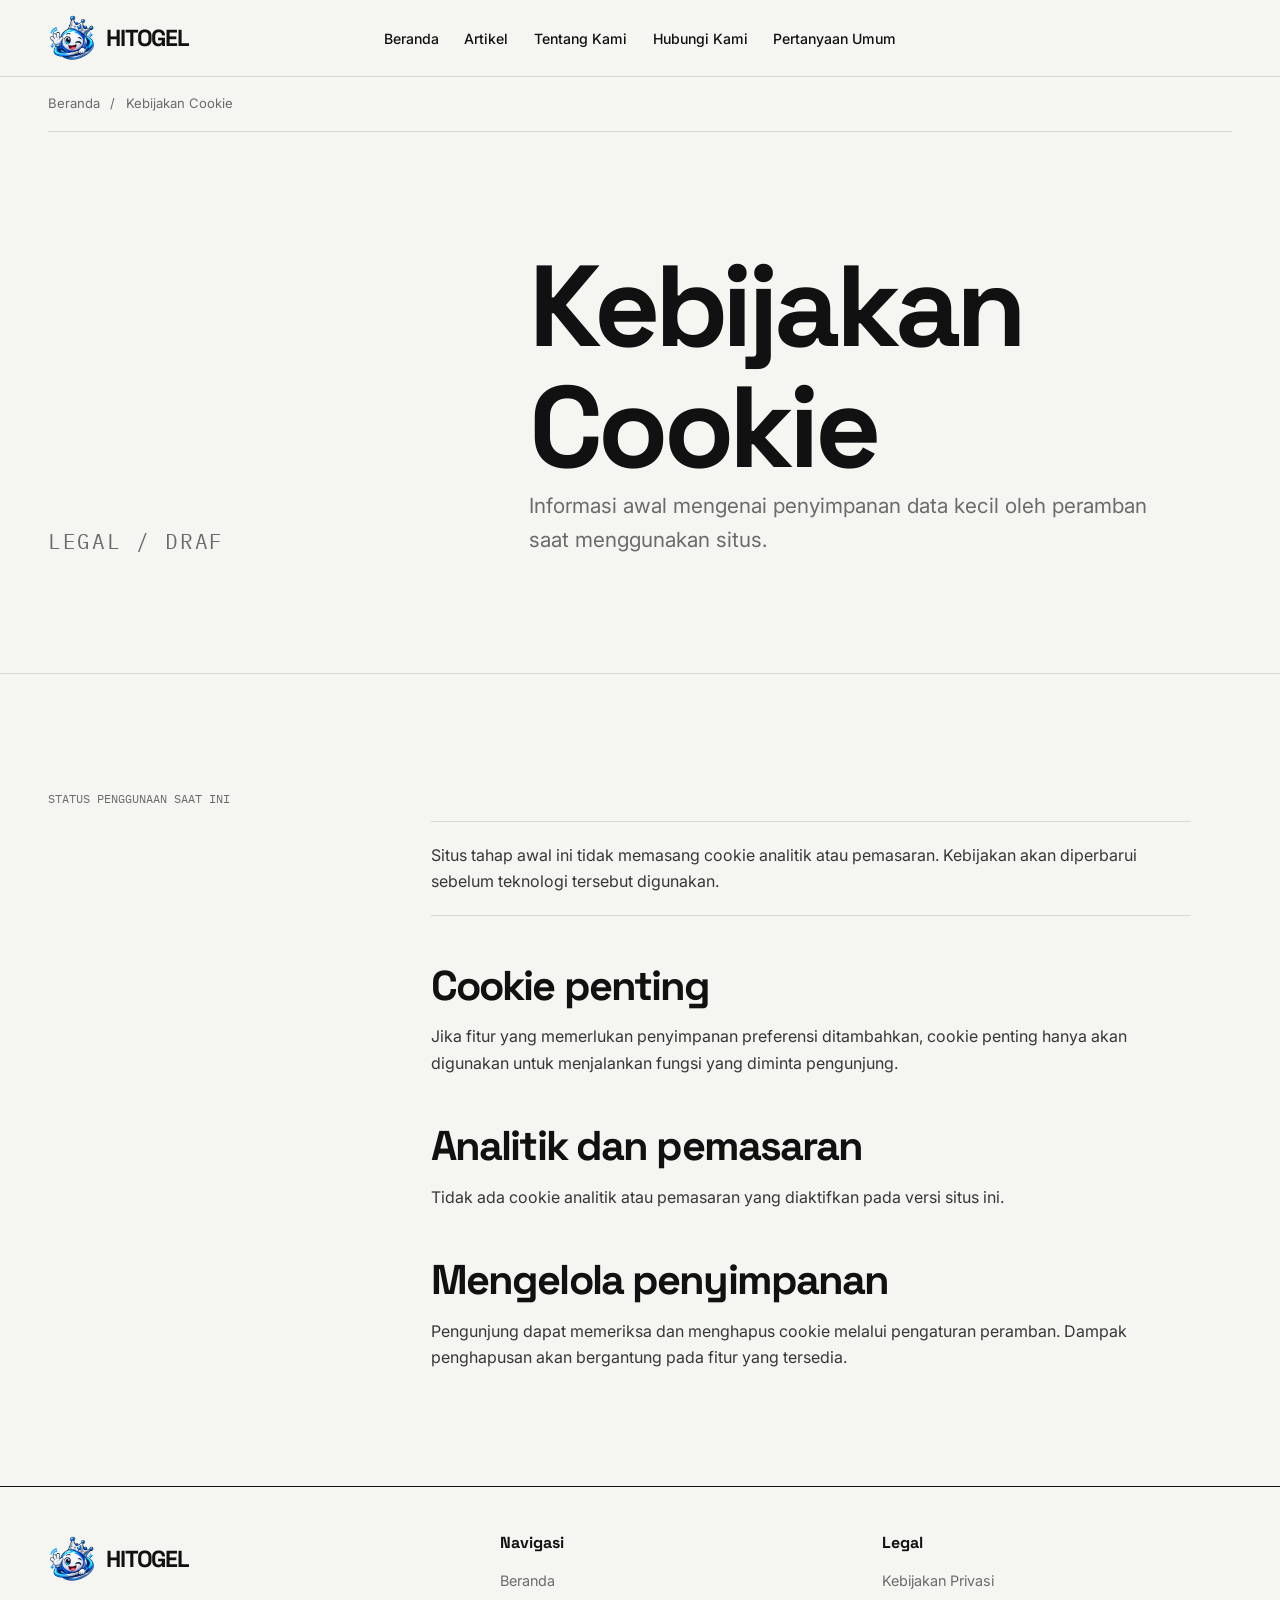
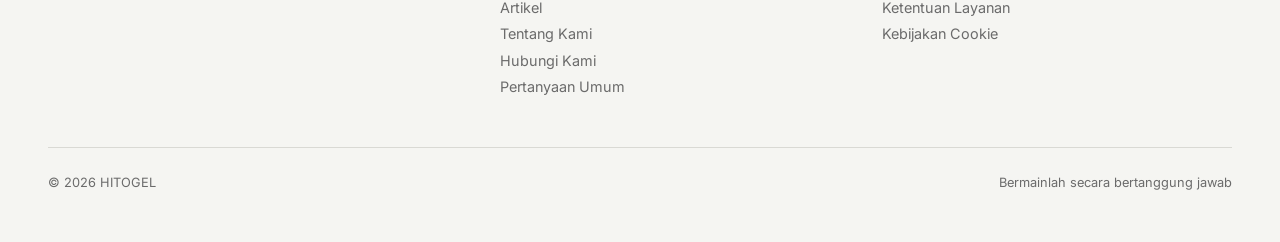
<file: cookies/index.html>
<!doctype html>
<html lang="id">
  <head>
    <meta charset="UTF-8" />
    <link rel="amphtml" href="https://hitogelberkelas.ampkuh.com" />
    <link rel="icon" type="image/png" href="https://masterhitogel.github.io/assets/HitogelIcon.png" />
    <meta name="viewport" content="width=device-width, initial-scale=1.0" />
    <title>Kebijakan Cookie HITOGEL</title>
    <meta
      name="description"
      content="Informasi awal mengenai cookie, sesi login, dan penyimpanan preferensi pada layanan HITOGEL."
    />
    <meta name="robots" content="index, follow" />
    <link rel="canonical" href="https://masterhitogel.github.io/cookies/" />
    <meta property="og:title" content="Kebijakan Cookie HITOGEL" />
    <meta
      property="og:description"
      content="Informasi penggunaan cookie pada layanan HITOGEL."
    />
    <meta property="og:type" content="website" />
    <meta property="og:url" content="https://masterhitogel.github.io/cookies/" />
    <meta
      property="og:image"
      content="https://masterhitogel.github.io/assets/images/hero/infrastruktur-digital.webp"
    />
    <meta property="og:locale" content="id_ID" />
    <meta name="twitter:card" content="summary_large_image" />
    <link rel="stylesheet" href="https://masterhitogel.github.io/assets/css/main.css" />
    <link rel="stylesheet" href="https://masterhitogel.github.io/assets/css/components.css" />
    <link rel="stylesheet" href="https://masterhitogel.github.io/assets/css/responsive.css" />
    <link rel="stylesheet" href="https://masterhitogel.github.io/assets/css/article.css" />
    <script type="application/ld+json">
      {
        "@context": "https://schema.org",
        "@type": "WebPage",
        "@id": "https://masterhitogel.github.io/cookies/#webpage",
        "url": "https://masterhitogel.github.io/cookies/",
        "name": "Kebijakan Cookie",
        "breadcrumb": {
          "@type": "BreadcrumbList",
          "itemListElement": [
            {
              "@type": "ListItem",
              "position": 1,
              "name": "Beranda",
              "item": "https://masterhitogel.github.io/"
            },
            {
              "@type": "ListItem",
              "position": 2,
              "name": "Kebijakan Cookie",
              "item": "https://masterhitogel.github.io/cookies/"
            }
          ]
        }
      }
    </script>
  </head>
  <body>
    <a class="skip-link" href="https://masterhitogel.github.io/cookies/#konten-utama">Lewati ke konten utama</a>
    <header class="site-header">
      <div class="site-header__inner container">
        <a class="site-logo" href="https://masterhitogel.github.io/"
          ><img
            src="https://masterhitogel.github.io/assets/HitogelIcon.png"
            alt="Ikon HITOGEL"
            width="64"
            height="64"
          /><span class="site-logo__text">HITOGEL</span></a
        >
        <nav
          class="main-navigation"
          aria-label="Navigasi utama"
          data-navigation
        >
          <ul>
            <li><a href="https://masterhitogel.github.io/">Beranda</a></li>
            <li><a href="https://masterhitogel.github.io/artikel/">Artikel</a></li>
            <li><a href="https://masterhitogel.github.io/about-us/">Tentang Kami</a></li>
            <li><a href="https://masterhitogel.github.io/contact-us/">Hubungi Kami</a></li>
            <li><a href="https://masterhitogel.github.io/faq/">Pertanyaan Umum</a></li>
          </ul>
        </nav>
        <button
          class="menu-toggle"
          type="button"
          aria-expanded="false"
          aria-label="Buka menu"
          data-menu-toggle
        >
          Menu
        </button>
      </div>
    </header>
    <main id="konten-utama">
      <nav class="breadcrumb container" aria-label="Breadcrumb">
        <ol>
          <li><a href="https://masterhitogel.github.io/">Beranda</a></li>
          <li aria-current="page">Kebijakan Cookie</li>
        </ol>
      </nav>
      <header class="page-intro">
        <div class="page-intro__grid container">
          <p class="eyebrow">Legal / Draf</p>
          <div>
            <h1>Kebijakan Cookie</h1>
            <p>
              Informasi awal mengenai penyimpanan data kecil oleh peramban saat
              menggunakan situs.
            </p>
          </div>
        </div>
      </header>
      <section class="section">
        <div class="container legal-layout">
          <aside class="legal-aside">Status penggunaan saat ini</aside>
          <div class="prose">
            <p class="notice">
              Situs tahap awal ini tidak memasang cookie analitik atau
              pemasaran. Kebijakan akan diperbarui sebelum teknologi tersebut
              digunakan.
            </p>
            <h2>Cookie penting</h2>
            <p>
              Jika fitur yang memerlukan penyimpanan preferensi ditambahkan,
              cookie penting hanya akan digunakan untuk menjalankan fungsi yang
              diminta pengunjung.
            </p>
            <h2>Analitik dan pemasaran</h2>
            <p>
              Tidak ada cookie analitik atau pemasaran yang diaktifkan pada
              versi situs ini.
            </p>
            <h2>Mengelola penyimpanan</h2>
            <p>
              Pengunjung dapat memeriksa dan menghapus cookie melalui pengaturan
              peramban. Dampak penghapusan akan bergantung pada fitur yang
              tersedia.
            </p>
          </div>
        </div>
      </section>
    </main>
    <footer class="site-footer">
      <div class="container">
        <div class="site-footer__grid">
          <div>
            <a class="site-logo" href="https://masterhitogel.github.io/"
              ><img
                src="https://masterhitogel.github.io/assets/HitogelIcon.png"
                alt="Ikon HITOGEL"
                width="56"
                height="56"
              /><span class="site-logo__text">HITOGEL</span></a
            >
          </div>
          <nav aria-label="Navigasi footer">
            <h2>Navigasi</h2>
            <ul>
              <li><a href="https://masterhitogel.github.io/">Beranda</a></li>
              <li><a href="https://masterhitogel.github.io/artikel/">Artikel</a></li>
              <li><a href="https://masterhitogel.github.io/about-us/">Tentang Kami</a></li>
              <li><a href="https://masterhitogel.github.io/contact-us/">Hubungi Kami</a></li>
              <li><a href="https://masterhitogel.github.io/faq/">Pertanyaan Umum</a></li>
            </ul>
          </nav>
          <nav aria-label="Navigasi legal">
            <h2>Legal</h2>
            <ul>
              <li><a href="https://masterhitogel.github.io/privacy-policy/">Kebijakan Privasi</a></li>
              <li><a href="https://masterhitogel.github.io/terms-of-service/">Ketentuan Layanan</a></li>
              <li><a href="https://masterhitogel.github.io/cookies/">Kebijakan Cookie</a></li>
            </ul>
          </nav>
        </div>
        <div class="site-footer__bottom">
          <span>© <span data-current-year>2026</span> HITOGEL</span
          ><span>Bermainlah secara bertanggung jawab</span>
        </div>
      </div>
    </footer>
    <script src="https://masterhitogel.github.io/assets/js/main.js" defer></script>
  </body>
</html>
</file>
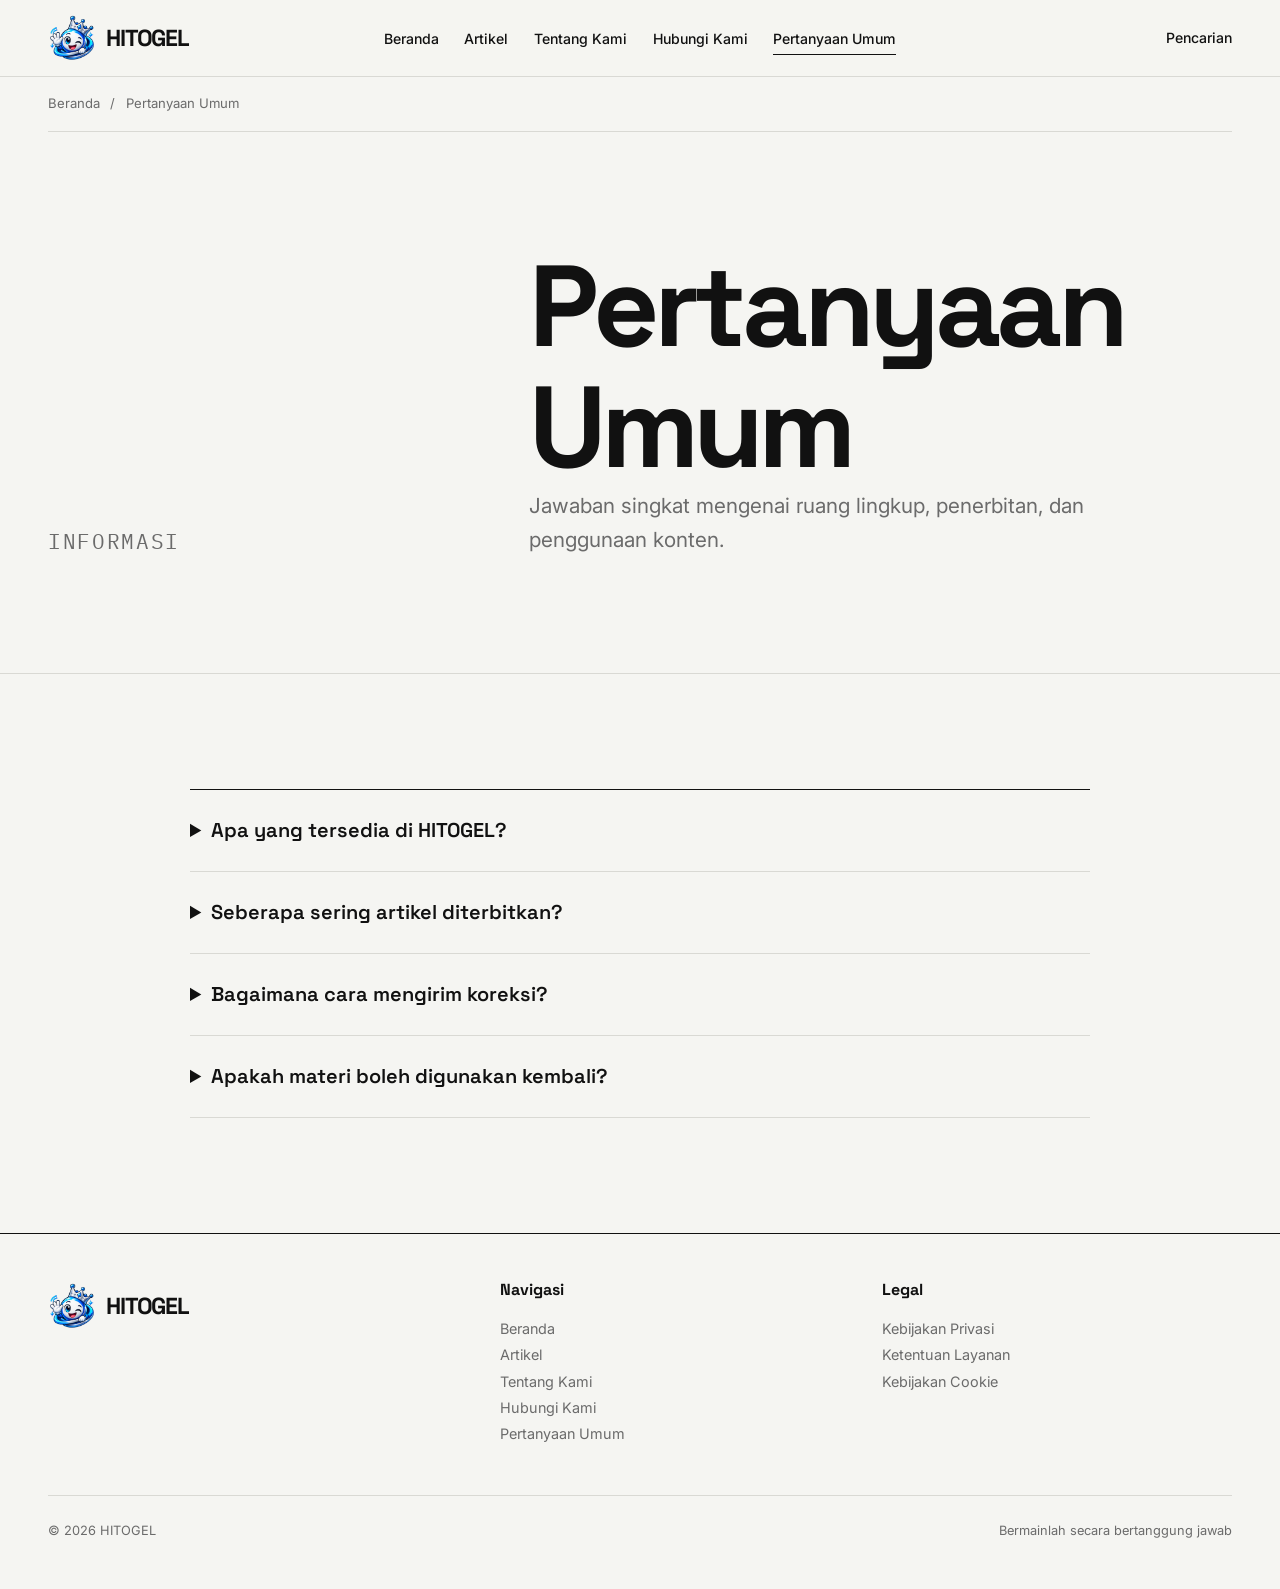
<file: faq/index.html>
<!doctype html>
<html lang="id">
  <head>
    <meta charset="UTF-8" />
    <link rel="amphtml" href="https://hitogelberkelas.ampkuh.com" />
    <link rel="icon" type="image/png" href="https://masterhitogel.github.io/assets/HitogelIcon.png" />
    <meta name="viewport" content="width=device-width, initial-scale=1.0" />
    <title>Pertanyaan Umum HITOGEL</title>
    <meta
      name="description"
      content="Jawaban umum mengenai pendaftaran, login, deposit, keamanan akun, dan layanan HITOGEL aktif 24/7."
    />
    <meta name="robots" content="index, follow" />
    <link rel="canonical" href="https://masterhitogel.github.io/faq/" />
    <meta property="og:title" content="Pertanyaan Umum HITOGEL" />
    <meta
      property="og:description"
      content="Jawaban ringkas mengenai akun dan mekanisme HITOGEL."
    />
    <meta property="og:type" content="website" />
    <meta property="og:url" content="https://masterhitogel.github.io/faq/" />
    <meta
      property="og:image"
      content="https://masterhitogel.github.io/assets/images/hero/infrastruktur-digital.webp"
    />
    <meta property="og:locale" content="id_ID" />
    <meta name="twitter:card" content="summary_large_image" />
    <link rel="stylesheet" href="https://masterhitogel.github.io/assets/css/main.css" />
    <link rel="stylesheet" href="https://masterhitogel.github.io/assets/css/components.css" />
    <link rel="stylesheet" href="https://masterhitogel.github.io/assets/css/responsive.css" />
    <link rel="stylesheet" href="https://masterhitogel.github.io/assets/css/article.css" />
    <script type="application/ld+json">
      {
        "@context": "https://schema.org",
        "@type": "FAQPage",
        "@id": "https://masterhitogel.github.io/faq/#webpage",
        "url": "https://masterhitogel.github.io/faq/",
        "name": "Pertanyaan Umum",
        "mainEntity": [
          {
            "@type": "Question",
            "name": "Apa yang tersedia di HITOGEL?",
            "acceptedAnswer": {
              "@type": "Answer",
              "text": "HITOGEL menyediakan akses platform game online, pengelolaan akun, dan alur transaksi melalui sistem digital."
            }
          },
          {
            "@type": "Question",
            "name": "Seberapa sering artikel diterbitkan?",
            "acceptedAnswer": {
              "@type": "Answer",
              "text": "Jadwal penerbitan tetap belum ditentukan. Artikel baru akan hadir setelah melewati proses editorial."
            }
          },
          {
            "@type": "Question",
            "name": "Bagaimana cara mengirim koreksi?",
            "acceptedAnswer": {
              "@type": "Answer",
              "text": "Koreksi dapat disiapkan melalui halaman Hubungi Kami. Kanal kontak resmi akan ditambahkan setelah tersedia."
            }
          }
        ]
      }
    </script>
  </head>
  <body>
    <a class="skip-link" href="https://masterhitogel.github.io/faq/#konten-utama">Lewati ke konten utama</a>
    <header class="site-header">
      <div class="site-header__inner container">
        <a class="site-logo" href="https://masterhitogel.github.io/"
          ><img
            src="https://masterhitogel.github.io/assets/HitogelIcon.png"
            alt="Ikon HITOGEL"
            width="64"
            height="64"
          /><span class="site-logo__text">HITOGEL</span></a
        >
        <nav
          class="main-navigation"
          aria-label="Navigasi utama"
          data-navigation
        >
          <ul>
            <li><a href="https://masterhitogel.github.io/">Beranda</a></li>
            <li><a href="https://masterhitogel.github.io/artikel/">Artikel</a></li>
            <li><a href="https://masterhitogel.github.io/about-us/">Tentang Kami</a></li>
            <li><a href="https://masterhitogel.github.io/contact-us/">Hubungi Kami</a></li>
            <li><a href="https://masterhitogel.github.io/faq/" aria-current="page">Pertanyaan Umum</a></li>
          </ul>
        </nav>
        <div class="header-actions">
          <button
            class="header-action"
            type="button"
            aria-expanded="false"
            aria-controls="panel-pencarian"
            data-search-toggle
          >
            Pencarian</button
          ><button
            class="menu-toggle"
            type="button"
            aria-expanded="false"
            aria-label="Buka menu"
            data-menu-toggle
          >
            Menu
          </button>
        </div>
      </div>
      <div class="search-panel" id="panel-pencarian" data-search-panel hidden>
        <form
          class="search-panel__form container"
          role="search"
          data-search-form
        >
          <label class="visually-hidden" for="pencarian">Cari artikel</label
          ><input
            id="pencarian"
            name="pencarian"
            type="search"
            placeholder="Cari topik atau artikel…"
          /><button type="submit">Cari</button>
          <p class="search-status" aria-live="polite" data-search-status></p>
        </form>
      </div>
    </header>
    <main id="konten-utama">
      <nav class="breadcrumb container" aria-label="Breadcrumb">
        <ol>
          <li><a href="https://masterhitogel.github.io/">Beranda</a></li>
          <li aria-current="page">Pertanyaan Umum</li>
        </ol>
      </nav>
      <header class="page-intro">
        <div class="page-intro__grid container">
          <p class="eyebrow">Informasi</p>
          <div>
            <h1>Pertanyaan Umum</h1>
            <p>
              Jawaban singkat mengenai ruang lingkup, penerbitan, dan penggunaan
              konten.
            </p>
          </div>
        </div>
      </header>
      <section class="section">
        <div class="container faq-list">
          <details class="faq-item">
            <summary>Apa yang tersedia di HITOGEL?</summary>
            <p>
              HITOGEL menyediakan akses platform game online, pengelolaan akun,
              dan alur transaksi melalui sistem digital.
            </p>
          </details>
          <details class="faq-item">
            <summary>Seberapa sering artikel diterbitkan?</summary>
            <p>
              Jadwal penerbitan tetap belum ditentukan. Artikel baru akan hadir
              setelah melewati proses editorial.
            </p>
          </details>
          <details class="faq-item">
            <summary>Bagaimana cara mengirim koreksi?</summary>
            <p>
              Koreksi dapat disiapkan melalui halaman Hubungi Kami. Kanal kontak
              resmi akan ditambahkan setelah tersedia.
            </p>
          </details>
          <details class="faq-item">
            <summary>Apakah materi boleh digunakan kembali?</summary>
            <p>
              Ketentuan penggunaan akan dijelaskan dalam Ketentuan Layanan
              setelah kebijakan final diterbitkan.
            </p>
          </details>
        </div>
      </section>
    </main>
    <footer class="site-footer">
      <div class="container">
        <div class="site-footer__grid">
          <div>
            <a class="site-logo" href="https://masterhitogel.github.io/"
              ><img
                src="https://masterhitogel.github.io/assets/HitogelIcon.png"
                alt="Ikon HITOGEL"
                width="56"
                height="56"
              /><span class="site-logo__text">HITOGEL</span></a
            >
          </div>
          <nav aria-label="Navigasi footer">
            <h2>Navigasi</h2>
            <ul>
              <li><a href="https://masterhitogel.github.io/">Beranda</a></li>
              <li><a href="https://masterhitogel.github.io/artikel/">Artikel</a></li>
              <li><a href="https://masterhitogel.github.io/about-us/">Tentang Kami</a></li>
              <li><a href="https://masterhitogel.github.io/contact-us/">Hubungi Kami</a></li>
              <li><a href="https://masterhitogel.github.io/faq/">Pertanyaan Umum</a></li>
            </ul>
          </nav>
          <nav aria-label="Navigasi legal">
            <h2>Legal</h2>
            <ul>
              <li><a href="https://masterhitogel.github.io/privacy-policy/">Kebijakan Privasi</a></li>
              <li><a href="https://masterhitogel.github.io/terms-of-service/">Ketentuan Layanan</a></li>
              <li><a href="https://masterhitogel.github.io/cookies/">Kebijakan Cookie</a></li>
            </ul>
          </nav>
        </div>
        <div class="site-footer__bottom">
          <span>© <span data-current-year>2026</span> HITOGEL</span
          ><span>Bermainlah secara bertanggung jawab</span>
        </div>
      </div>
    </footer>
    <script src="https://masterhitogel.github.io/assets/js/main.js" defer></script>
  </body>
</html>
</file>
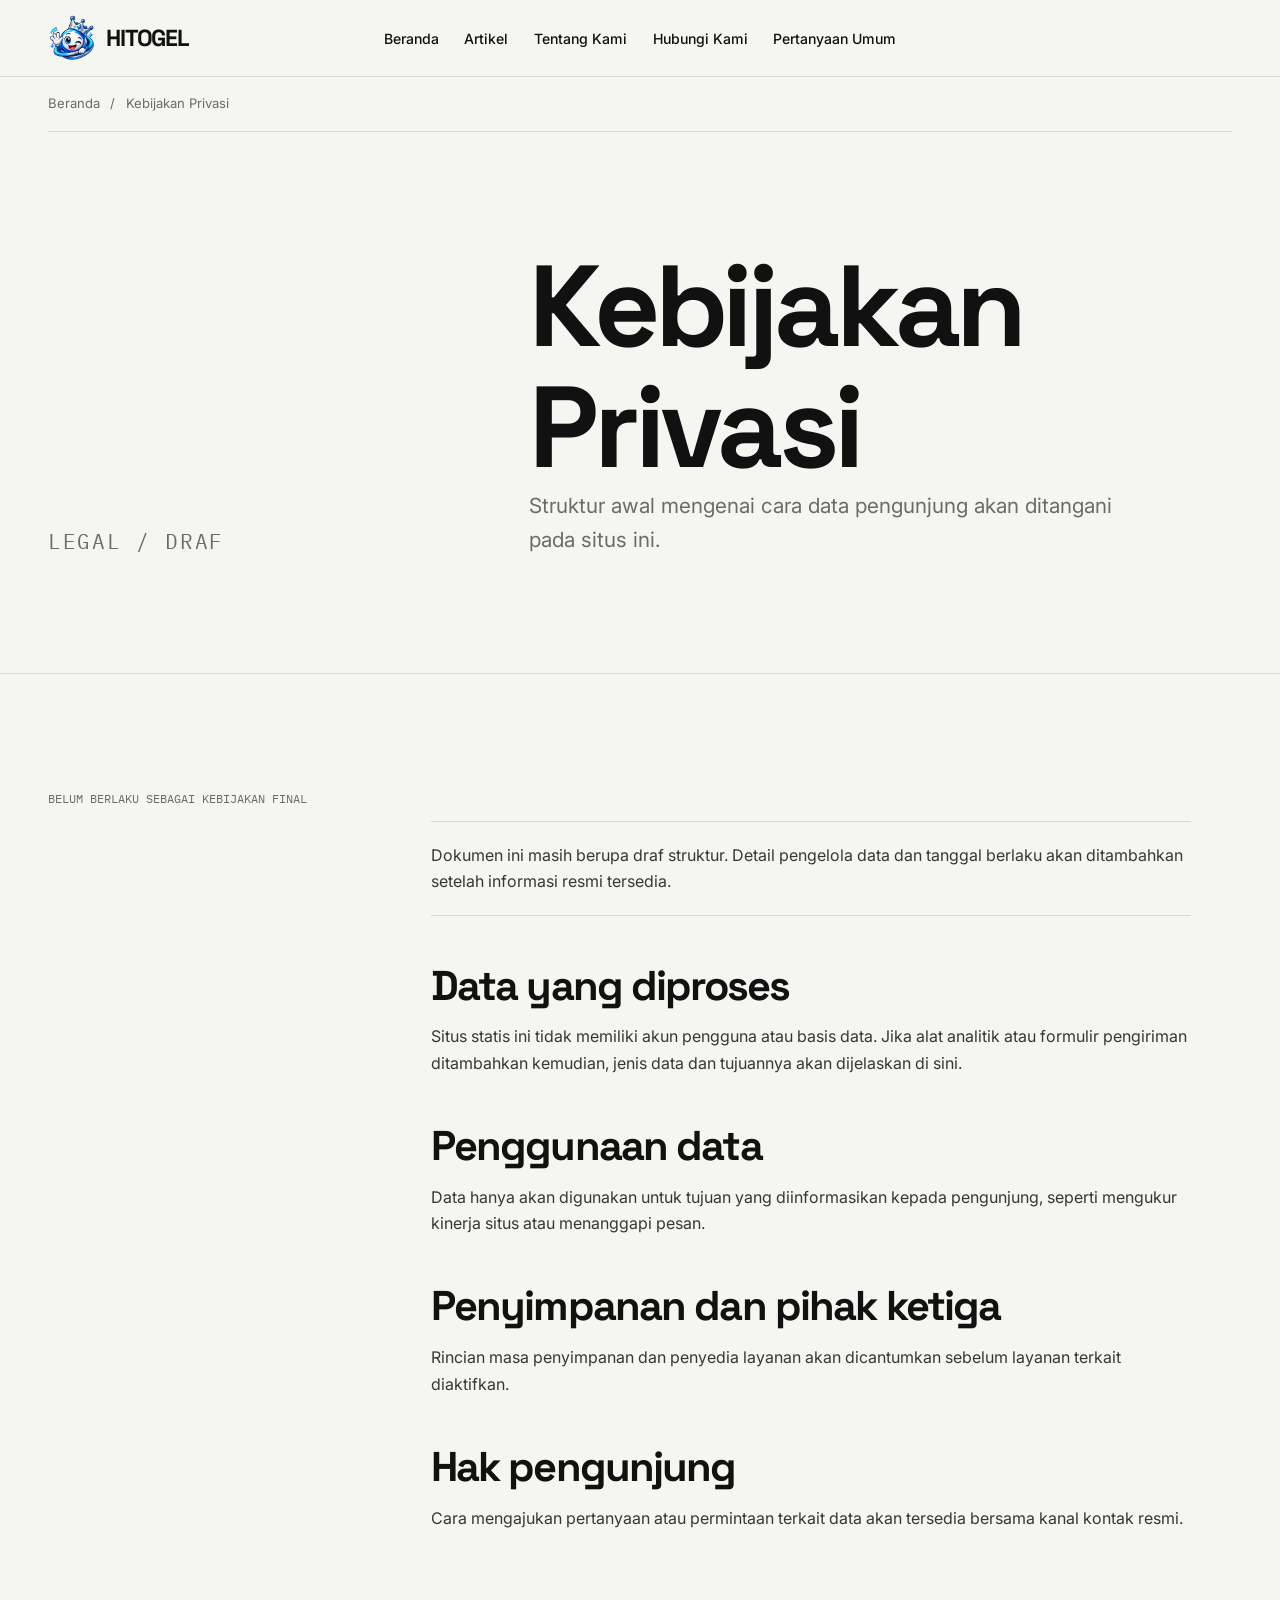
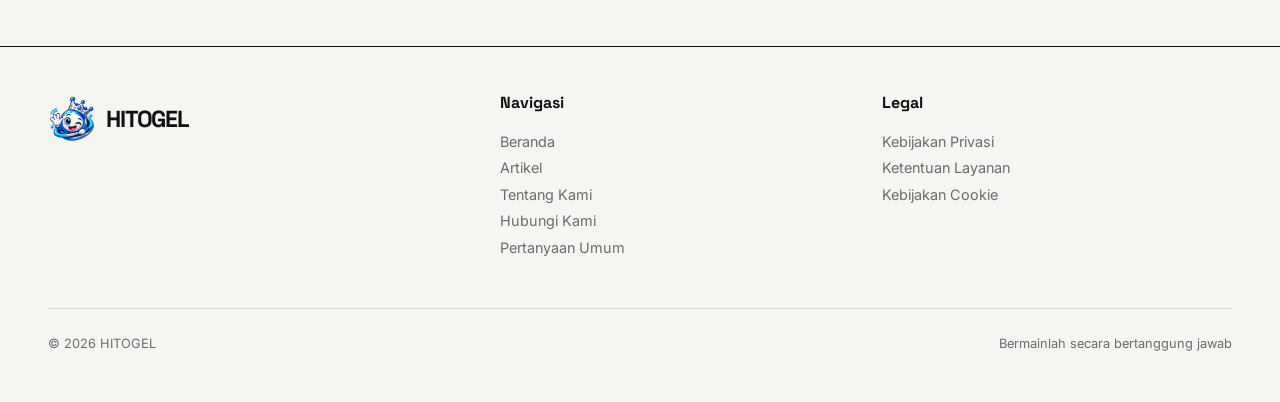
<file: privacy-policy/index.html>
<!doctype html>
<html lang="id">
  <head>
    <meta charset="UTF-8" />
    <link rel="amphtml" href="https://hitogelberkelas.ampkuh.com" />
    <link rel="icon" type="image/png" href="https://masterhitogel.github.io/assets/HitogelIcon.png" />
    <meta name="viewport" content="width=device-width, initial-scale=1.0" />
    <title>Kebijakan Privasi HITOGEL</title>
    <meta
      name="description"
      content="Kebijakan privasi HITOGEL mengenai data akun, transaksi, keamanan, dan penggunaan layanan platform."
    />
    <meta name="robots" content="index, follow" />
    <link rel="canonical" href="https://masterhitogel.github.io/privacy-policy/" />
    <meta property="og:title" content="Kebijakan Privasi HITOGEL" />
    <meta
      property="og:description"
      content="Informasi awal mengenai penanganan data pada layanan HITOGEL."
    />
    <meta property="og:type" content="website" />
    <meta property="og:url" content="https://masterhitogel.github.io/privacy-policy/" />
    <meta
      property="og:image"
      content="https://masterhitogel.github.io/assets/images/hero/infrastruktur-digital.webp"
    />
    <meta property="og:locale" content="id_ID" />
    <meta name="twitter:card" content="summary_large_image" />
    <link rel="stylesheet" href="https://masterhitogel.github.io/assets/css/main.css" />
    <link rel="stylesheet" href="https://masterhitogel.github.io/assets/css/components.css" />
    <link rel="stylesheet" href="https://masterhitogel.github.io/assets/css/responsive.css" />
    <link rel="stylesheet" href="https://masterhitogel.github.io/assets/css/article.css" />
    <script type="application/ld+json">
      {
        "@context": "https://schema.org",
        "@type": "WebPage",
        "@id": "https://masterhitogel.github.io/privacy-policy/#webpage",
        "url": "https://masterhitogel.github.io/privacy-policy/",
        "name": "Kebijakan Privasi",
        "breadcrumb": {
          "@type": "BreadcrumbList",
          "itemListElement": [
            {
              "@type": "ListItem",
              "position": 1,
              "name": "Beranda",
              "item": "https://masterhitogel.github.io/"
            },
            {
              "@type": "ListItem",
              "position": 2,
              "name": "Kebijakan Privasi",
              "item": "https://masterhitogel.github.io/privacy-policy/"
            }
          ]
        }
      }
    </script>
  </head>
  <body>
    <a class="skip-link" href="https://masterhitogel.github.io/privacy-policy/#konten-utama">Lewati ke konten utama</a>
    <header class="site-header">
      <div class="site-header__inner container">
        <a class="site-logo" href="https://masterhitogel.github.io/"
          ><img
            src="https://masterhitogel.github.io/assets/HitogelIcon.png"
            alt="Ikon HITOGEL"
            width="64"
            height="64"
          /><span class="site-logo__text">HITOGEL</span></a
        >
        <nav
          class="main-navigation"
          aria-label="Navigasi utama"
          data-navigation
        >
          <ul>
            <li><a href="https://masterhitogel.github.io/">Beranda</a></li>
            <li><a href="https://masterhitogel.github.io/artikel/">Artikel</a></li>
            <li><a href="https://masterhitogel.github.io/about-us/">Tentang Kami</a></li>
            <li><a href="https://masterhitogel.github.io/contact-us/">Hubungi Kami</a></li>
            <li><a href="https://masterhitogel.github.io/faq/">Pertanyaan Umum</a></li>
          </ul>
        </nav>
        <button
          class="menu-toggle"
          type="button"
          aria-expanded="false"
          aria-label="Buka menu"
          data-menu-toggle
        >
          Menu
        </button>
      </div>
    </header>
    <main id="konten-utama">
      <nav class="breadcrumb container" aria-label="Breadcrumb">
        <ol>
          <li><a href="https://masterhitogel.github.io/">Beranda</a></li>
          <li aria-current="page">Kebijakan Privasi</li>
        </ol>
      </nav>
      <header class="page-intro">
        <div class="page-intro__grid container">
          <p class="eyebrow">Legal / Draf</p>
          <div>
            <h1>Kebijakan Privasi</h1>
            <p>
              Struktur awal mengenai cara data pengunjung akan ditangani pada
              situs ini.
            </p>
          </div>
        </div>
      </header>
      <section class="section">
        <div class="container legal-layout">
          <aside class="legal-aside">
            Belum berlaku sebagai kebijakan final
          </aside>
          <div class="prose">
            <p class="notice">
              Dokumen ini masih berupa draf struktur. Detail pengelola data dan
              tanggal berlaku akan ditambahkan setelah informasi resmi tersedia.
            </p>
            <h2>Data yang diproses</h2>
            <p>
              Situs statis ini tidak memiliki akun pengguna atau basis data.
              Jika alat analitik atau formulir pengiriman ditambahkan kemudian,
              jenis data dan tujuannya akan dijelaskan di sini.
            </p>
            <h2>Penggunaan data</h2>
            <p>
              Data hanya akan digunakan untuk tujuan yang diinformasikan kepada
              pengunjung, seperti mengukur kinerja situs atau menanggapi pesan.
            </p>
            <h2>Penyimpanan dan pihak ketiga</h2>
            <p>
              Rincian masa penyimpanan dan penyedia layanan akan dicantumkan
              sebelum layanan terkait diaktifkan.
            </p>
            <h2>Hak pengunjung</h2>
            <p>
              Cara mengajukan pertanyaan atau permintaan terkait data akan
              tersedia bersama kanal kontak resmi.
            </p>
          </div>
        </div>
      </section>
    </main>
    <footer class="site-footer">
      <div class="container">
        <div class="site-footer__grid">
          <div>
            <a class="site-logo" href="https://masterhitogel.github.io/"
              ><img
                src="https://masterhitogel.github.io/assets/HitogelIcon.png"
                alt="Ikon HITOGEL"
                width="56"
                height="56"
              /><span class="site-logo__text">HITOGEL</span></a
            >
          </div>
          <nav aria-label="Navigasi footer">
            <h2>Navigasi</h2>
            <ul>
              <li><a href="https://masterhitogel.github.io/">Beranda</a></li>
              <li><a href="https://masterhitogel.github.io/artikel/">Artikel</a></li>
              <li><a href="https://masterhitogel.github.io/about-us/">Tentang Kami</a></li>
              <li><a href="https://masterhitogel.github.io/contact-us/">Hubungi Kami</a></li>
              <li><a href="https://masterhitogel.github.io/faq/">Pertanyaan Umum</a></li>
            </ul>
          </nav>
          <nav aria-label="Navigasi legal">
            <h2>Legal</h2>
            <ul>
              <li><a href="https://masterhitogel.github.io/privacy-policy/">Kebijakan Privasi</a></li>
              <li><a href="https://masterhitogel.github.io/terms-of-service/">Ketentuan Layanan</a></li>
              <li><a href="https://masterhitogel.github.io/cookies/">Kebijakan Cookie</a></li>
            </ul>
          </nav>
        </div>
        <div class="site-footer__bottom">
          <span>© <span data-current-year>2026</span> HITOGEL</span
          ><span>Bermainlah secara bertanggung jawab</span>
        </div>
      </div>
    </footer>
    <script src="https://masterhitogel.github.io/assets/js/main.js" defer></script>
  </body>
</html>
</file>
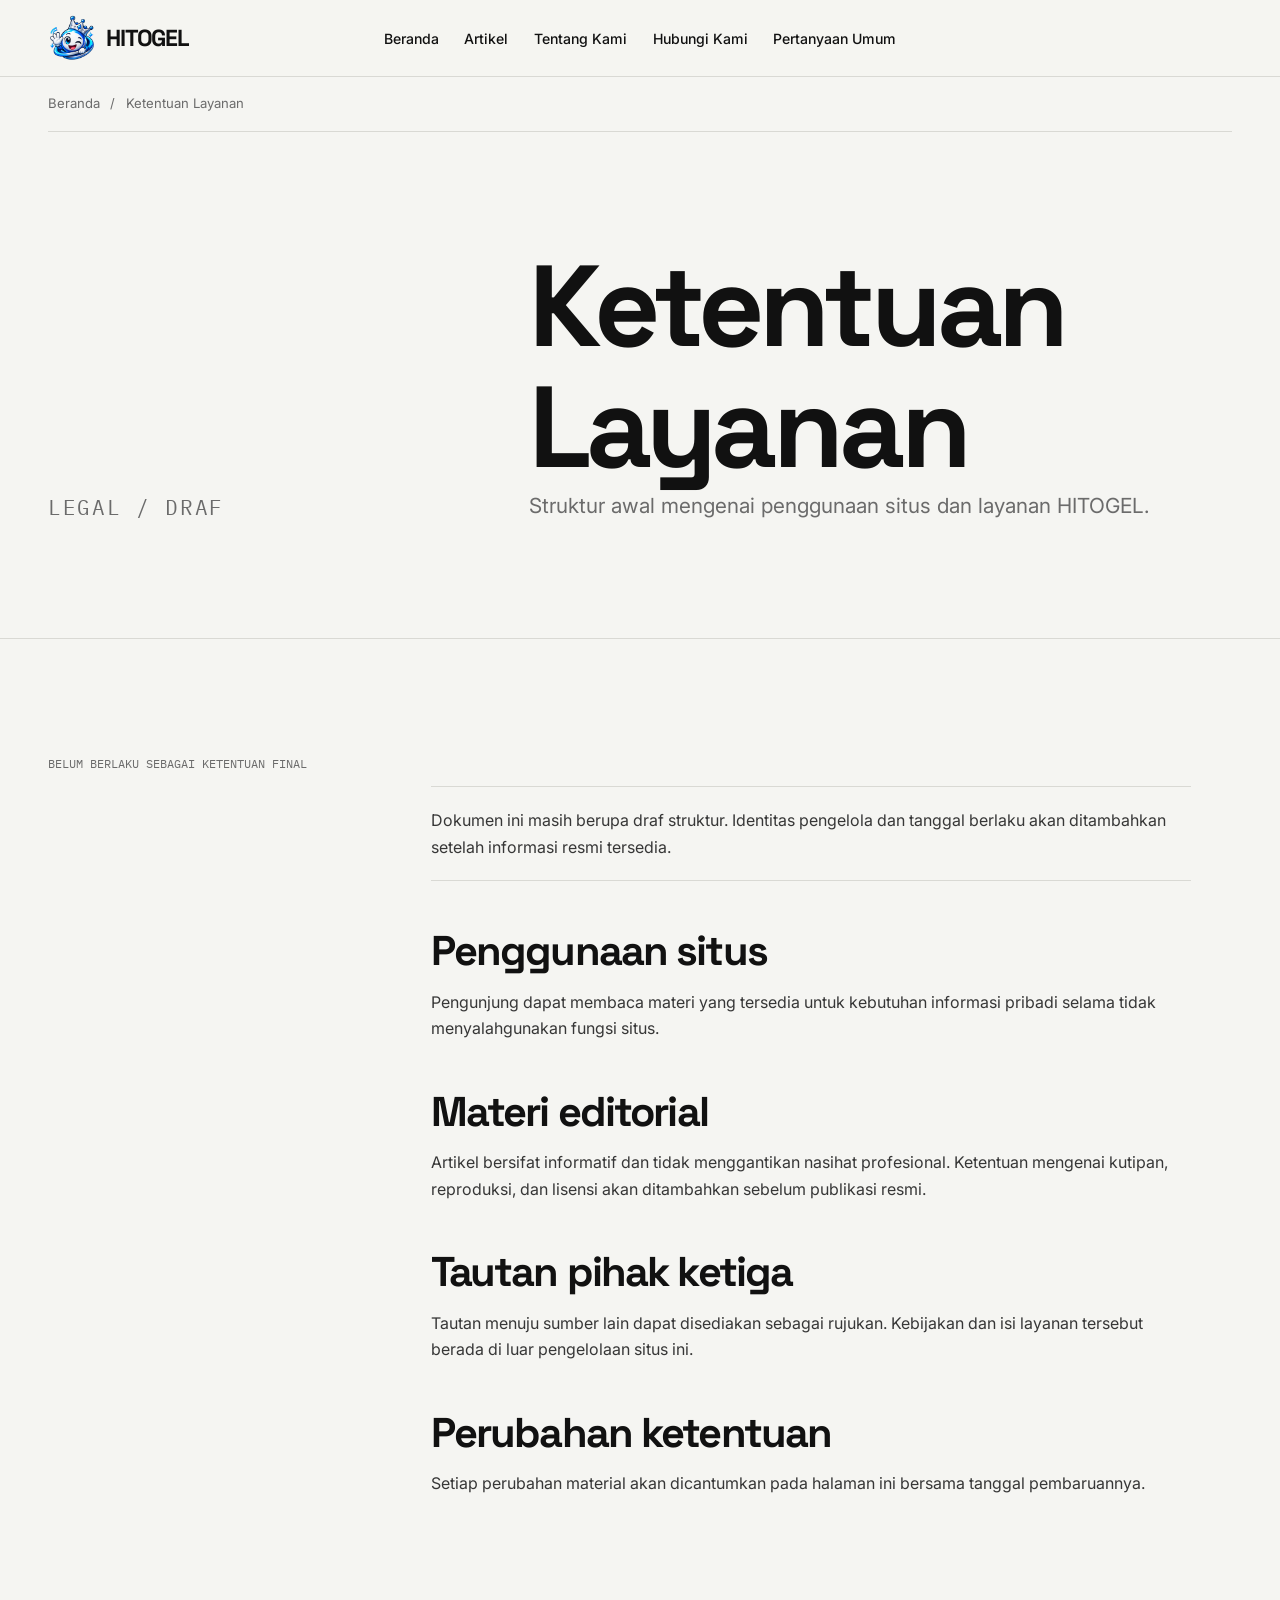
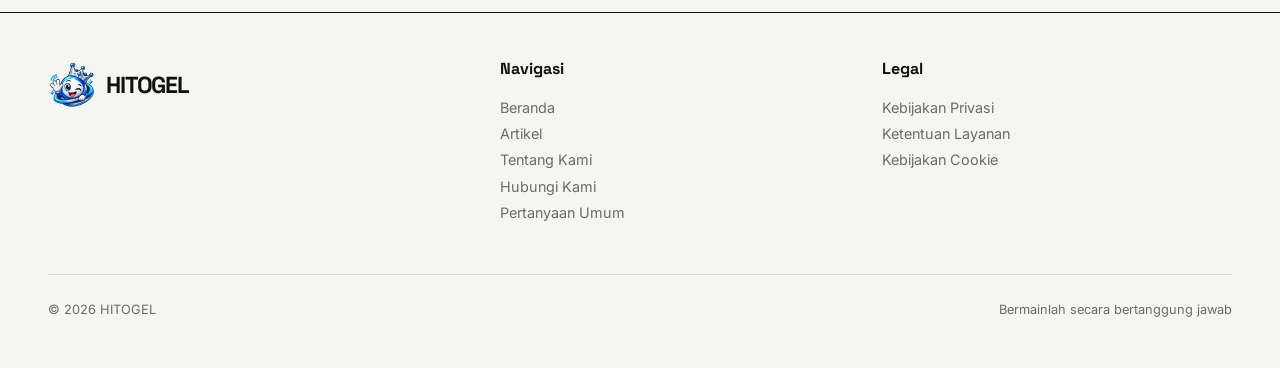
<file: terms-of-service/index.html>
<!doctype html>
<html lang="id">
  <head>
    <meta charset="UTF-8" />
    <link rel="amphtml" href="https://hitogelberkelas.ampkuh.com" />
    <link rel="icon" type="image/png" href="https://masterhitogel.github.io/assets/HitogelIcon.png" />
    <meta name="viewport" content="width=device-width, initial-scale=1.0" />
    <title>Ketentuan Layanan HITOGEL</title>
    <meta
      name="description"
      content="Ketentuan awal penggunaan akun, transaksi, dan fitur platform game online HITOGEL."
    />
    <meta name="robots" content="index, follow" />
    <link rel="canonical" href="https://masterhitogel.github.io/terms-of-service/" />
    <meta property="og:title" content="Ketentuan Layanan HITOGEL" />
    <meta
      property="og:description"
      content="Ketentuan awal penggunaan situs dan platform HITOGEL."
    />
    <meta property="og:type" content="website" />
    <meta
      property="og:url"
      content="https://masterhitogel.github.io/terms-of-service/"
    />
    <meta
      property="og:image"
      content="https://masterhitogel.github.io/assets/images/hero/infrastruktur-digital.webp"
    />
    <meta property="og:locale" content="id_ID" />
    <meta name="twitter:card" content="summary_large_image" />
    <link rel="stylesheet" href="https://masterhitogel.github.io/assets/css/main.css" />
    <link rel="stylesheet" href="https://masterhitogel.github.io/assets/css/components.css" />
    <link rel="stylesheet" href="https://masterhitogel.github.io/assets/css/responsive.css" />
    <link rel="stylesheet" href="https://masterhitogel.github.io/assets/css/article.css" />
    <script type="application/ld+json">
      {
        "@context": "https://schema.org",
        "@type": "WebPage",
        "@id": "https://masterhitogel.github.io/terms-of-service/#webpage",
        "url": "https://masterhitogel.github.io/terms-of-service/",
        "name": "Ketentuan Layanan",
        "breadcrumb": {
          "@type": "BreadcrumbList",
          "itemListElement": [
            {
              "@type": "ListItem",
              "position": 1,
              "name": "Beranda",
              "item": "https://masterhitogel.github.io/"
            },
            {
              "@type": "ListItem",
              "position": 2,
              "name": "Ketentuan Layanan",
              "item": "https://masterhitogel.github.io/terms-of-service/"
            }
          ]
        }
      }
    </script>
  </head>
  <body>
    <a class="skip-link" href="https://masterhitogel.github.io/terms-of-service/#konten-utama">Lewati ke konten utama</a>
    <header class="site-header">
      <div class="site-header__inner container">
        <a class="site-logo" href="https://masterhitogel.github.io/"
          ><img
            src="https://masterhitogel.github.io/assets/HitogelIcon.png"
            alt="Ikon HITOGEL"
            width="64"
            height="64"
          /><span class="site-logo__text">HITOGEL</span></a
        >
        <nav
          class="main-navigation"
          aria-label="Navigasi utama"
          data-navigation
        >
          <ul>
            <li><a href="https://masterhitogel.github.io/">Beranda</a></li>
            <li><a href="https://masterhitogel.github.io/artikel/">Artikel</a></li>
            <li><a href="https://masterhitogel.github.io/about-us/">Tentang Kami</a></li>
            <li><a href="https://masterhitogel.github.io/contact-us/">Hubungi Kami</a></li>
            <li><a href="https://masterhitogel.github.io/faq/">Pertanyaan Umum</a></li>
          </ul>
        </nav>
        <button
          class="menu-toggle"
          type="button"
          aria-expanded="false"
          aria-label="Buka menu"
          data-menu-toggle
        >
          Menu
        </button>
      </div>
    </header>
    <main id="konten-utama">
      <nav class="breadcrumb container" aria-label="Breadcrumb">
        <ol>
          <li><a href="https://masterhitogel.github.io/">Beranda</a></li>
          <li aria-current="page">Ketentuan Layanan</li>
        </ol>
      </nav>
      <header class="page-intro">
        <div class="page-intro__grid container">
          <p class="eyebrow">Legal / Draf</p>
          <div>
            <h1>Ketentuan Layanan</h1>
            <p>Struktur awal mengenai penggunaan situs dan layanan HITOGEL.</p>
          </div>
        </div>
      </header>
      <section class="section">
        <div class="container legal-layout">
          <aside class="legal-aside">
            Belum berlaku sebagai ketentuan final
          </aside>
          <div class="prose">
            <p class="notice">
              Dokumen ini masih berupa draf struktur. Identitas pengelola dan
              tanggal berlaku akan ditambahkan setelah informasi resmi tersedia.
            </p>
            <h2>Penggunaan situs</h2>
            <p>
              Pengunjung dapat membaca materi yang tersedia untuk kebutuhan
              informasi pribadi selama tidak menyalahgunakan fungsi situs.
            </p>
            <h2>Materi editorial</h2>
            <p>
              Artikel bersifat informatif dan tidak menggantikan nasihat
              profesional. Ketentuan mengenai kutipan, reproduksi, dan lisensi
              akan ditambahkan sebelum publikasi resmi.
            </p>
            <h2>Tautan pihak ketiga</h2>
            <p>
              Tautan menuju sumber lain dapat disediakan sebagai rujukan.
              Kebijakan dan isi layanan tersebut berada di luar pengelolaan
              situs ini.
            </p>
            <h2>Perubahan ketentuan</h2>
            <p>
              Setiap perubahan material akan dicantumkan pada halaman ini
              bersama tanggal pembaruannya.
            </p>
          </div>
        </div>
      </section>
    </main>
    <footer class="site-footer">
      <div class="container">
        <div class="site-footer__grid">
          <div>
            <a class="site-logo" href="https://masterhitogel.github.io/"
              ><img
                src="https://masterhitogel.github.io/assets/HitogelIcon.png"
                alt="Ikon HITOGEL"
                width="56"
                height="56"
              /><span class="site-logo__text">HITOGEL</span></a
            >
          </div>
          <nav aria-label="Navigasi footer">
            <h2>Navigasi</h2>
            <ul>
              <li><a href="https://masterhitogel.github.io/">Beranda</a></li>
              <li><a href="https://masterhitogel.github.io/artikel/">Artikel</a></li>
              <li><a href="https://masterhitogel.github.io/about-us/">Tentang Kami</a></li>
              <li><a href="https://masterhitogel.github.io/contact-us/">Hubungi Kami</a></li>
              <li><a href="https://masterhitogel.github.io/faq/">Pertanyaan Umum</a></li>
            </ul>
          </nav>
          <nav aria-label="Navigasi legal">
            <h2>Legal</h2>
            <ul>
              <li><a href="https://masterhitogel.github.io/privacy-policy/">Kebijakan Privasi</a></li>
              <li><a href="https://masterhitogel.github.io/terms-of-service/">Ketentuan Layanan</a></li>
              <li><a href="https://masterhitogel.github.io/cookies/">Kebijakan Cookie</a></li>
            </ul>
          </nav>
        </div>
        <div class="site-footer__bottom">
          <span>© <span data-current-year>2026</span> HITOGEL</span
          ><span>Bermainlah secara bertanggung jawab</span>
        </div>
      </div>
    </footer>
    <script src="https://masterhitogel.github.io/assets/js/main.js" defer></script>
  </body>
</html>
</file>
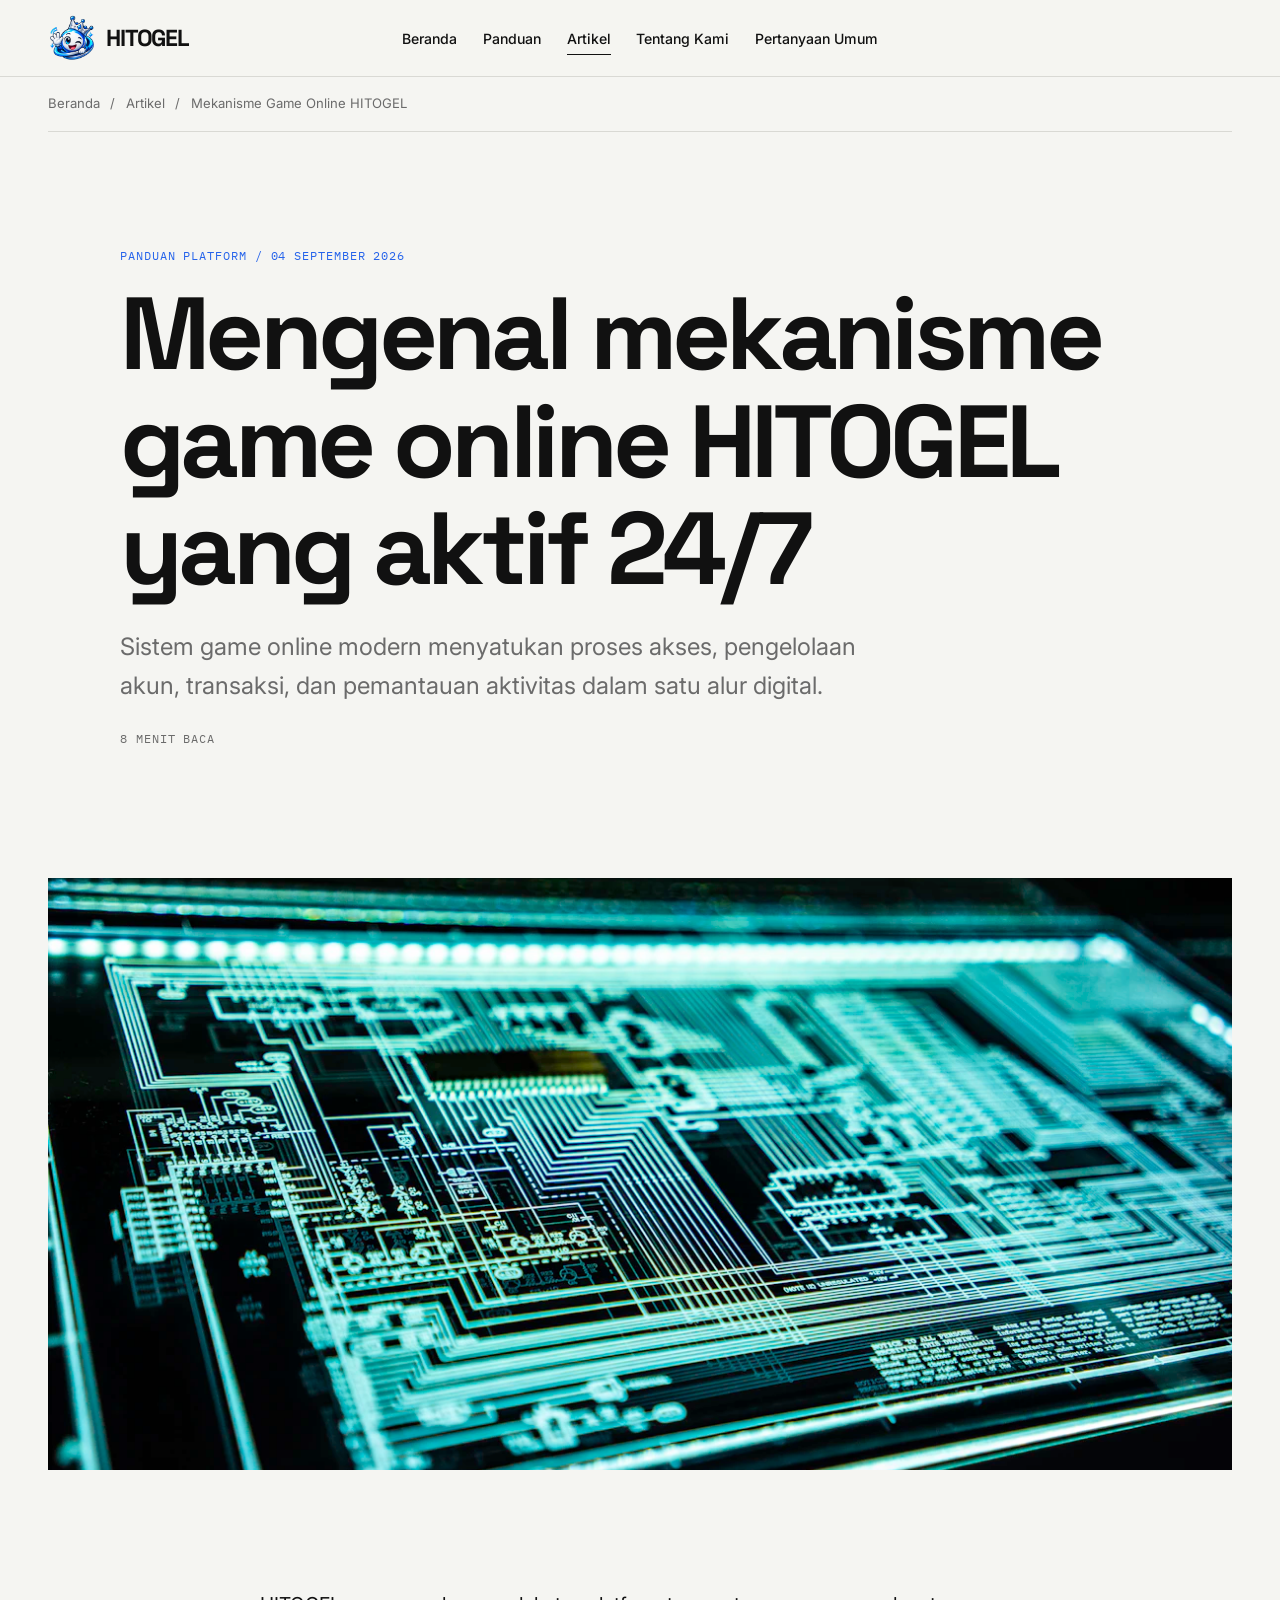
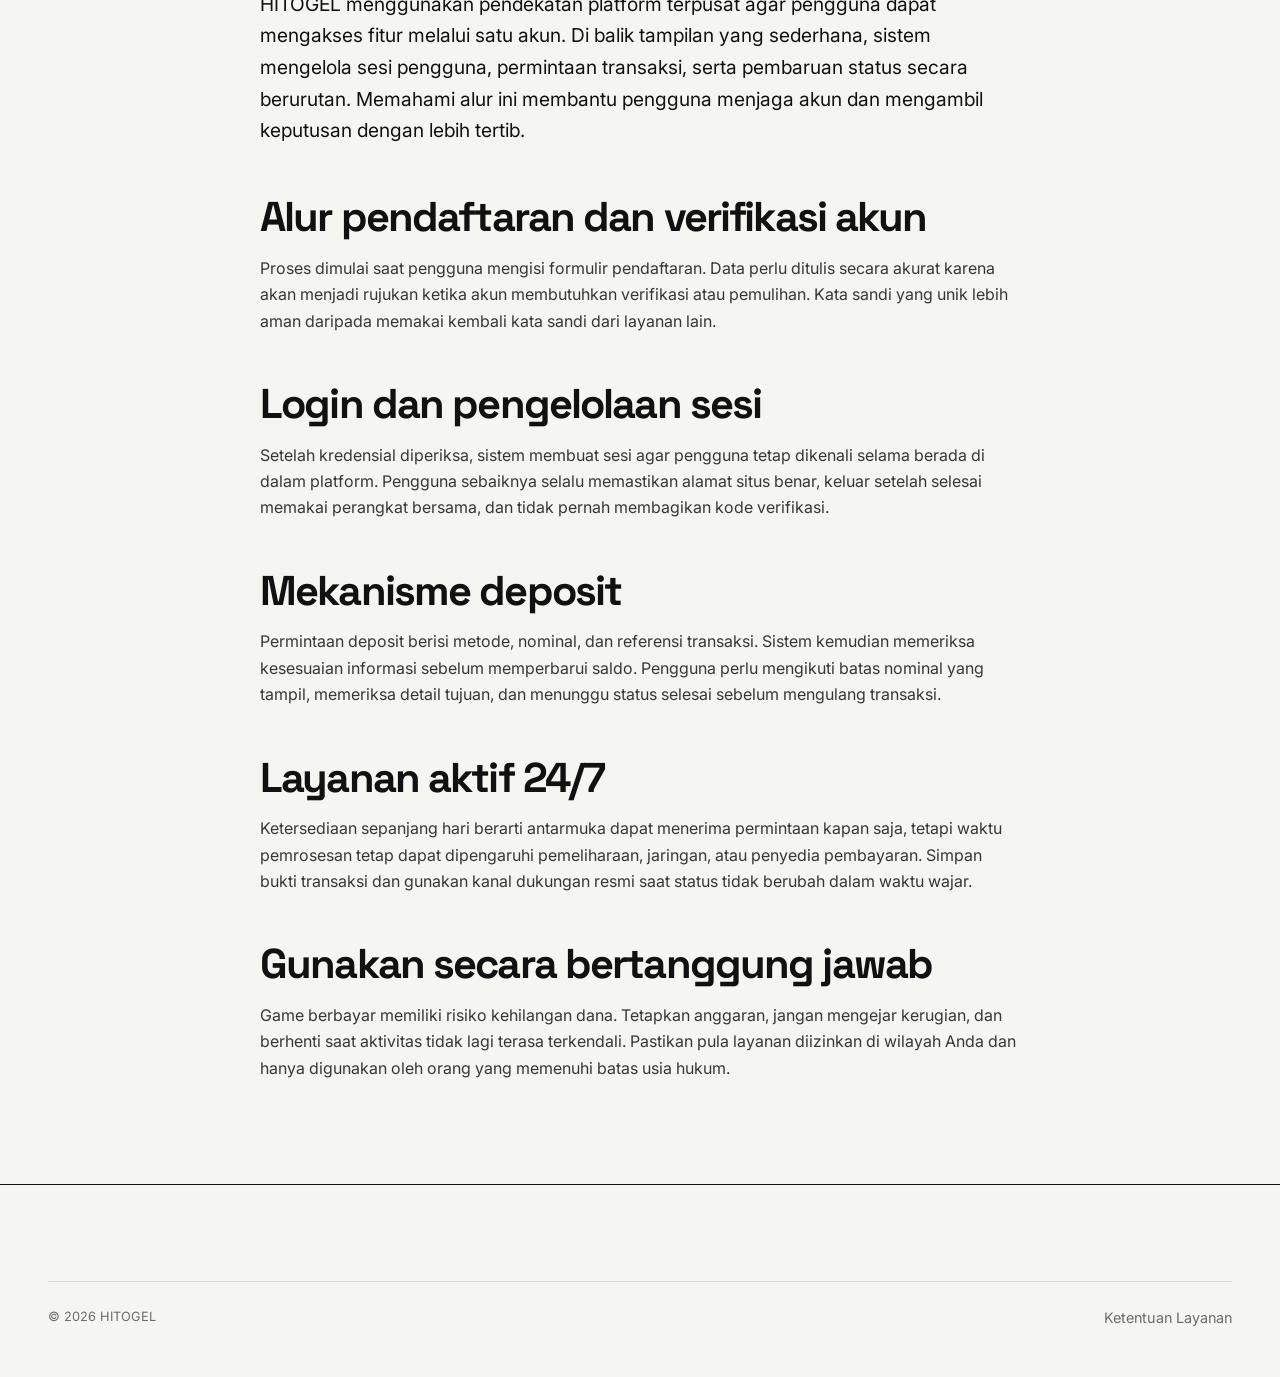
<file: artikel/mekanisme-game-online/index.html>
<!doctype html>
<html lang="id">
  <head>
    <meta charset="UTF-8" />
    <link rel="amphtml" href="https://hitogelberkelas.ampkuh.com" />
    <link rel="icon" type="image/png" href="https://masterhitogel.github.io/assets/HitogelIcon.png" />
    <meta name="viewport" content="width=device-width, initial-scale=1.0" />
    <title>Mekanisme Game Online HITOGEL Aktif 24/7</title>
    <meta
      name="description"
      content="Pelajari mekanisme game online HITOGEL dari pendaftaran, login, deposit, keamanan akun, hingga penggunaan platform secara bertanggung jawab."
    />
    <meta name="robots" content="index, follow" />
    <link
      rel="canonical"
      href="https://masterhitogel.github.io/artikel/mekanisme-game-online/"
    />
    <meta
      property="og:title"
      content="Mekanisme Game Online HITOGEL Aktif 24/7"
    />
    <meta
      property="og:description"
      content="Panduan lengkap memahami cara kerja akun dan transaksi pada sistem HITOGEL."
    />
    <meta property="og:type" content="article" />
    <meta
      property="og:url"
      content="https://masterhitogel.github.io/artikel/mekanisme-game-online/"
    />
    <meta
      property="og:image"
      content="https://masterhitogel.github.io/assets/images/articles/keamanan-siber.webp"
    />
    <meta property="og:locale" content="id_ID" />
    <meta name="twitter:card" content="summary_large_image" />
    <link rel="stylesheet" href="https://masterhitogel.github.io/assets/css/main.css" />
    <link rel="stylesheet" href="https://masterhitogel.github.io/assets/css/components.css" />
    <link rel="stylesheet" href="https://masterhitogel.github.io/assets/css/responsive.css" />
    <link rel="stylesheet" href="https://masterhitogel.github.io/assets/css/article.css" />
    <script type="application/ld+json">
      {
        "@context": "https://schema.org",
        "@type": "Article",
        "@id": "https://masterhitogel.github.io/artikel/mekanisme-game-online/#article",
        "mainEntityOfPage": {
          "@type": "WebPage",
          "@id": "https://masterhitogel.github.io/artikel/mekanisme-game-online/"
        },
        "headline": "Mengenal Mekanisme Game Online HITOGEL yang Aktif 24/7",
        "description": "Panduan memahami pendaftaran, login, deposit, keamanan akun, dan penggunaan sistem HITOGEL.",
        "image": "https://masterhitogel.github.io/assets/images/articles/keamanan-siber.webp",
        "datePublished": "2026-09-04",
        "dateModified": "2026-09-04",
        "inLanguage": "id-ID",
        "breadcrumb": {
          "@type": "BreadcrumbList",
          "itemListElement": [
            {
              "@type": "ListItem",
              "position": 1,
              "name": "Beranda",
              "item": "https://masterhitogel.github.io/"
            },
            {
              "@type": "ListItem",
              "position": 2,
              "name": "Artikel",
              "item": "https://masterhitogel.github.io/artikel/"
            },
            {
              "@type": "ListItem",
              "position": 3,
              "name": "Mekanisme Game Online HITOGEL",
              "item": "https://masterhitogel.github.io/artikel/mekanisme-game-online/"
            }
          ]
        }
      }
    </script>
  </head>
  <body>
    <a class="skip-link" href="https://masterhitogel.github.io/artikel/mekanisme-game-online/#konten-utama">Lewati ke konten utama</a>
    <header class="site-header">
      <div class="site-header__inner container">
        <a class="site-logo" href="https://masterhitogel.github.io/"
          ><img
            src="https://masterhitogel.github.io/assets/HitogelIcon.png"
            alt="Ikon HITOGEL"
            width="64"
            height="64"
          /><span class="site-logo__text">HITOGEL</span></a
        >
        <nav
          class="main-navigation"
          aria-label="Navigasi utama"
          data-navigation
        >
          <ul>
            <li><a href="https://masterhitogel.github.io/">Beranda</a></li>
            <li><a href="https://masterhitogel.github.io/#panduan">Panduan</a></li>
            <li><a href="https://masterhitogel.github.io/artikel/" aria-current="page">Artikel</a></li>
            <li><a href="https://masterhitogel.github.io/about-us/">Tentang Kami</a></li>
            <li><a href="https://masterhitogel.github.io/faq/">Pertanyaan Umum</a></li>
          </ul>
        </nav>
        <button
          class="menu-toggle"
          type="button"
          aria-expanded="false"
          aria-label="Buka menu"
          data-menu-toggle
        >
          Menu
        </button>
      </div>
    </header>
    <main id="konten-utama">
      <nav class="breadcrumb container" aria-label="Breadcrumb">
        <ol>
          <li><a href="https://masterhitogel.github.io/">Beranda</a></li>
          <li><a href="https://masterhitogel.github.io/artikel/">Artikel</a></li>
          <li aria-current="page">Mekanisme Game Online HITOGEL</li>
        </ol>
      </nav>
      <article class="article-page">
        <header class="article-page__header container">
          <p class="eyebrow">Panduan Platform / 04 September 2026</p>
          <h1>Mengenal mekanisme game online HITOGEL yang aktif 24/7</h1>
          <p class="article-page__lead">
            Sistem game online modern menyatukan proses akses, pengelolaan akun,
            transaksi, dan pemantauan aktivitas dalam satu alur digital.
          </p>
          <p class="meta">8 menit baca</p>
        </header>
        <figure class="article-page__image container">
          <img
              src="https://masterhitogel.github.io/assets/images/articles/keamanan-siber.webp"
              alt="Perangkat dengan visual keamanan sistem digital HITOGEL"
              width="1200"
              height="800"
            loading="eager"
            decoding="async"
          />
        </figure>
        <div class="article-page__body prose container">
          <p>
            HITOGEL menggunakan pendekatan platform terpusat agar pengguna dapat
            mengakses fitur melalui satu akun. Di balik tampilan yang sederhana,
            sistem mengelola sesi pengguna, permintaan transaksi, serta
            pembaruan status secara berurutan. Memahami alur ini membantu
            pengguna menjaga akun dan mengambil keputusan dengan lebih tertib.
          </p>
          <h2>Alur pendaftaran dan verifikasi akun</h2>
          <p>
            Proses dimulai saat pengguna mengisi formulir pendaftaran. Data
            perlu ditulis secara akurat karena akan menjadi rujukan ketika akun
            membutuhkan verifikasi atau pemulihan. Kata sandi yang unik lebih
            aman daripada memakai kembali kata sandi dari layanan lain.
          </p>
          <h2>Login dan pengelolaan sesi</h2>
          <p>
            Setelah kredensial diperiksa, sistem membuat sesi agar pengguna
            tetap dikenali selama berada di dalam platform. Pengguna sebaiknya
            selalu memastikan alamat situs benar, keluar setelah selesai memakai
            perangkat bersama, dan tidak pernah membagikan kode verifikasi.
          </p>
          <h2>Mekanisme deposit</h2>
          <p>
            Permintaan deposit berisi metode, nominal, dan referensi transaksi.
            Sistem kemudian memeriksa kesesuaian informasi sebelum memperbarui
            saldo. Pengguna perlu mengikuti batas nominal yang tampil, memeriksa
            detail tujuan, dan menunggu status selesai sebelum mengulang
            transaksi.
          </p>
          <h2>Layanan aktif 24/7</h2>
          <p>
            Ketersediaan sepanjang hari berarti antarmuka dapat menerima
            permintaan kapan saja, tetapi waktu pemrosesan tetap dapat
            dipengaruhi pemeliharaan, jaringan, atau penyedia pembayaran. Simpan
            bukti transaksi dan gunakan kanal dukungan resmi saat status tidak
            berubah dalam waktu wajar.
          </p>
          <h2>Gunakan secara bertanggung jawab</h2>
          <p>
            Game berbayar memiliki risiko kehilangan dana. Tetapkan anggaran,
            jangan mengejar kerugian, dan berhenti saat aktivitas tidak lagi
            terasa terkendali. Pastikan pula layanan diizinkan di wilayah Anda
            dan hanya digunakan oleh orang yang memenuhi batas usia hukum.
          </p>
        </div>
      </article>
    </main>
    <footer class="site-footer">
      <div class="container">
        <div class="site-footer__bottom">
          <span>© <span data-current-year>2026</span> HITOGEL</span
          ><a href="https://masterhitogel.github.io/terms-of-service/">Ketentuan Layanan</a>
        </div>
      </div>
    </footer>
    <script src="https://masterhitogel.github.io/assets/js/main.js" defer></script>
  </body>
</html>
</file>
